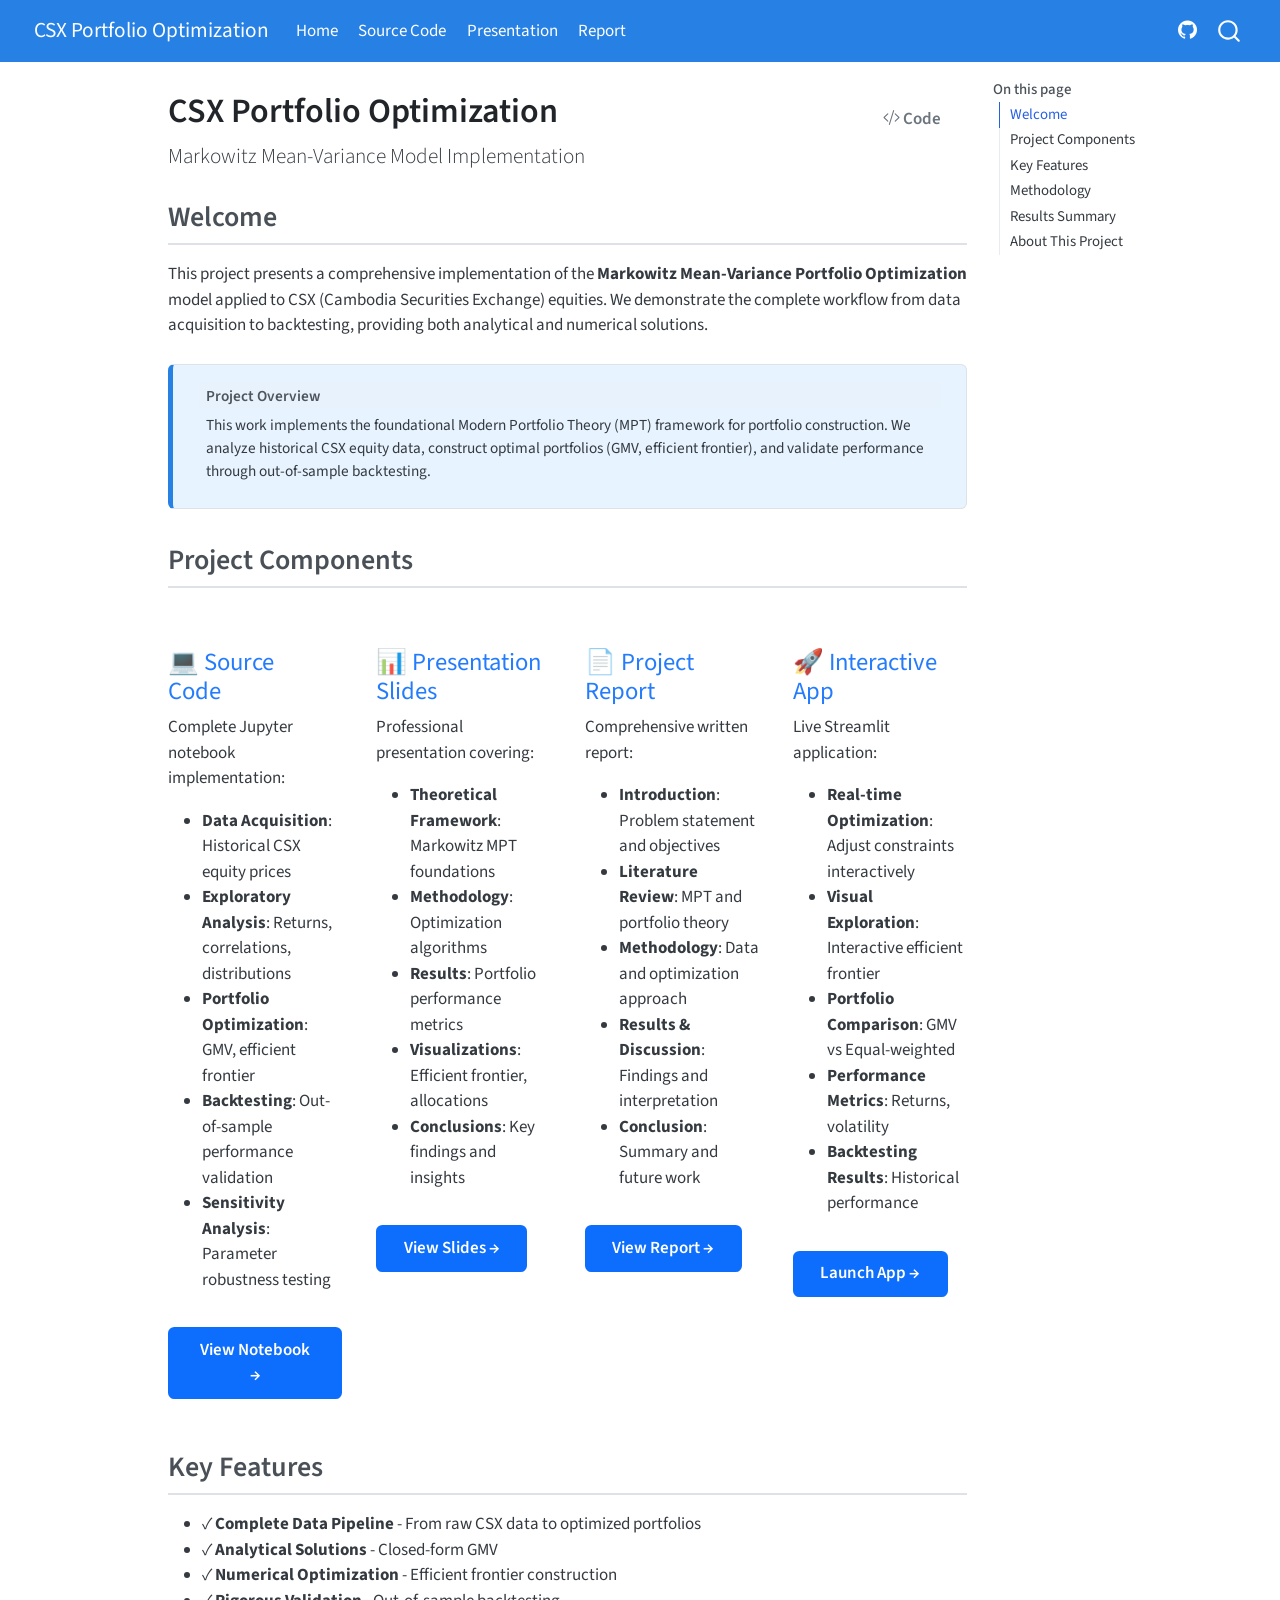
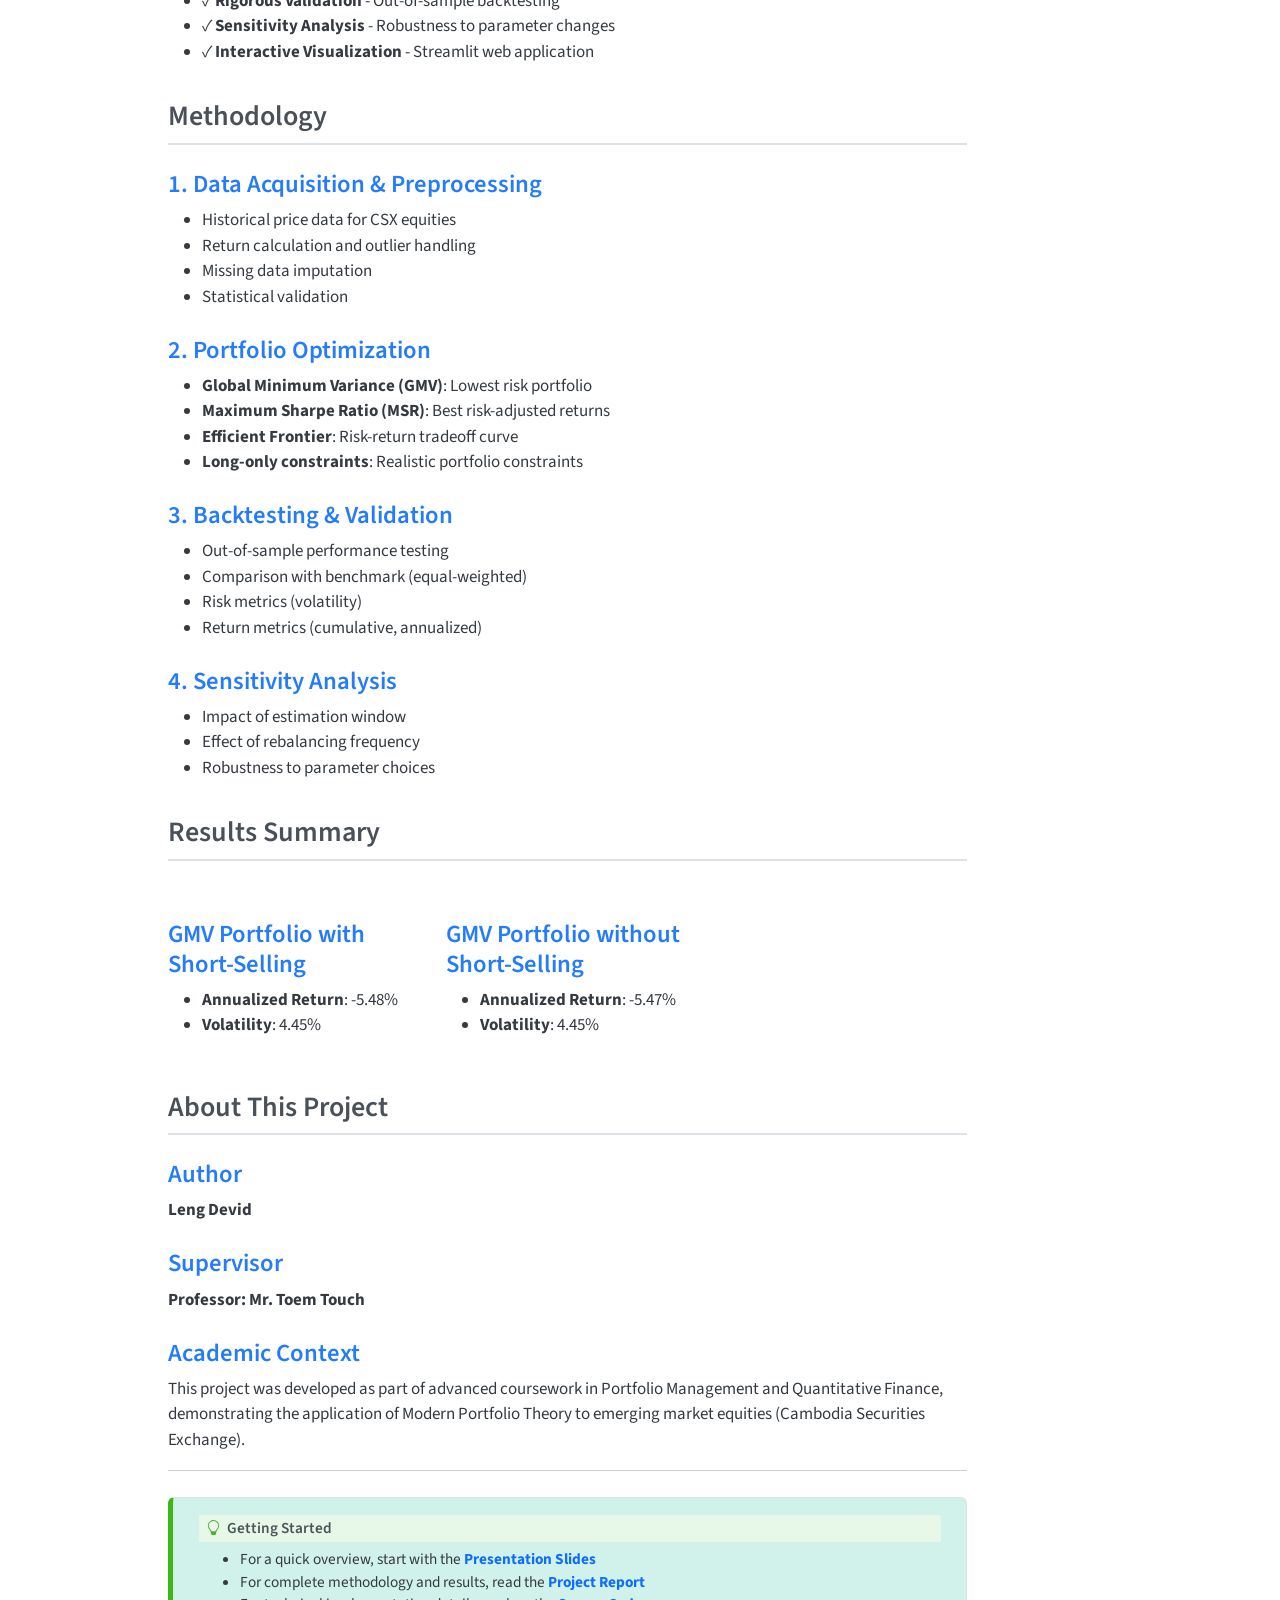
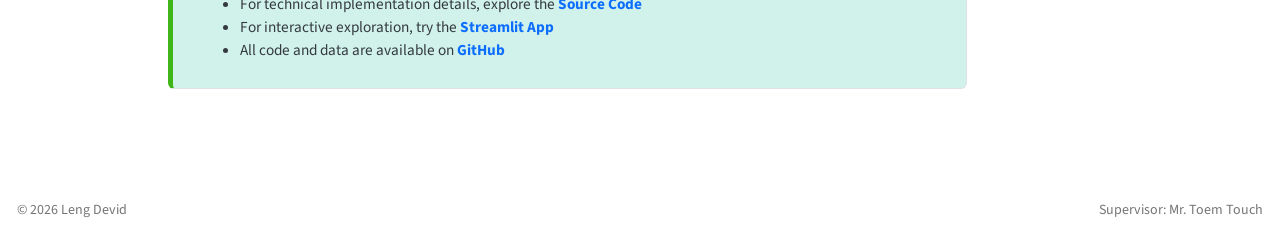
<file: docs/index.html>
<!DOCTYPE html>
<html xmlns="http://www.w3.org/1999/xhtml" lang="en" xml:lang="en"><head>

<meta charset="utf-8">
<meta name="generator" content="quarto-1.8.25">

<meta name="viewport" content="width=device-width, initial-scale=1.0, user-scalable=yes">


<title>CSX Portfolio Optimization</title>
<style>
code{white-space: pre-wrap;}
span.smallcaps{font-variant: small-caps;}
div.columns{display: flex; gap: min(4vw, 1.5em);}
div.column{flex: auto; overflow-x: auto;}
div.hanging-indent{margin-left: 1.5em; text-indent: -1.5em;}
ul.task-list{list-style: none;}
ul.task-list li input[type="checkbox"] {
  width: 0.8em;
  margin: 0 0.8em 0.2em -1em; /* quarto-specific, see https://github.com/quarto-dev/quarto-cli/issues/4556 */ 
  vertical-align: middle;
}
/* CSS for syntax highlighting */
html { -webkit-text-size-adjust: 100%; }
pre > code.sourceCode { white-space: pre; position: relative; }
pre > code.sourceCode > span { display: inline-block; line-height: 1.25; }
pre > code.sourceCode > span:empty { height: 1.2em; }
.sourceCode { overflow: visible; }
code.sourceCode > span { color: inherit; text-decoration: inherit; }
div.sourceCode { margin: 1em 0; }
pre.sourceCode { margin: 0; }
@media screen {
div.sourceCode { overflow: auto; }
}
@media print {
pre > code.sourceCode { white-space: pre-wrap; }
pre > code.sourceCode > span { text-indent: -5em; padding-left: 5em; }
}
pre.numberSource code
  { counter-reset: source-line 0; }
pre.numberSource code > span
  { position: relative; left: -4em; counter-increment: source-line; }
pre.numberSource code > span > a:first-child::before
  { content: counter(source-line);
    position: relative; left: -1em; text-align: right; vertical-align: baseline;
    border: none; display: inline-block;
    -webkit-touch-callout: none; -webkit-user-select: none;
    -khtml-user-select: none; -moz-user-select: none;
    -ms-user-select: none; user-select: none;
    padding: 0 4px; width: 4em;
  }
pre.numberSource { margin-left: 3em;  padding-left: 4px; }
div.sourceCode
  {   }
@media screen {
pre > code.sourceCode > span > a:first-child::before { text-decoration: underline; }
}
</style>


<script src="site_libs/quarto-nav/quarto-nav.js"></script>
<script src="site_libs/quarto-nav/headroom.min.js"></script>
<script src="site_libs/clipboard/clipboard.min.js"></script>
<script src="site_libs/quarto-search/autocomplete.umd.js"></script>
<script src="site_libs/quarto-search/fuse.min.js"></script>
<script src="site_libs/quarto-search/quarto-search.js"></script>
<meta name="quarto:offset" content="./">
<link href="./favicon.png" rel="icon" type="image/png">
<script src="site_libs/quarto-html/quarto.js" type="module"></script>
<script src="site_libs/quarto-html/tabsets/tabsets.js" type="module"></script>
<script src="site_libs/quarto-html/axe/axe-check.js" type="module"></script>
<script src="site_libs/quarto-html/popper.min.js"></script>
<script src="site_libs/quarto-html/tippy.umd.min.js"></script>
<script src="site_libs/quarto-html/anchor.min.js"></script>
<link href="site_libs/quarto-html/tippy.css" rel="stylesheet">
<link href="site_libs/quarto-html/quarto-syntax-highlighting-7b89279ff1a6dce999919e0e67d4d9ec.css" rel="stylesheet" id="quarto-text-highlighting-styles">
<script src="site_libs/bootstrap/bootstrap.min.js"></script>
<link href="site_libs/bootstrap/bootstrap-icons.css" rel="stylesheet">
<link href="site_libs/bootstrap/bootstrap-f245066ca199b7326ac6b360085ddf3a.min.css" rel="stylesheet" append-hash="true" id="quarto-bootstrap" data-mode="light">
<script id="quarto-search-options" type="application/json">{
  "location": "navbar",
  "copy-button": false,
  "collapse-after": 3,
  "panel-placement": "end",
  "type": "overlay",
  "limit": 50,
  "keyboard-shortcut": [
    "f",
    "/",
    "s"
  ],
  "show-item-context": false,
  "language": {
    "search-no-results-text": "No results",
    "search-matching-documents-text": "matching documents",
    "search-copy-link-title": "Copy link to search",
    "search-hide-matches-text": "Hide additional matches",
    "search-more-match-text": "more match in this document",
    "search-more-matches-text": "more matches in this document",
    "search-clear-button-title": "Clear",
    "search-text-placeholder": "",
    "search-detached-cancel-button-title": "Cancel",
    "search-submit-button-title": "Submit",
    "search-label": "Search"
  }
}</script>
<style>html{ scroll-behavior: smooth; }</style>


<link rel="stylesheet" href="styles.css">
</head>

<body class="nav-fixed quarto-light">

<div id="quarto-search-results"></div>
  <header id="quarto-header" class="headroom fixed-top">
    <nav class="navbar navbar-expand-lg " data-bs-theme="dark">
      <div class="navbar-container container-fluid">
      <div class="navbar-brand-container mx-auto">
    <a href="./index.html" class="navbar-brand navbar-brand-logo">
    </a>
    <a class="navbar-brand" href="./index.html">
    <span class="navbar-title">CSX Portfolio Optimization</span>
    </a>
  </div>
            <div id="quarto-search" class="" title="Search"></div>
          <button class="navbar-toggler" type="button" data-bs-toggle="collapse" data-bs-target="#navbarCollapse" aria-controls="navbarCollapse" role="menu" aria-expanded="false" aria-label="Toggle navigation" onclick="if (window.quartoToggleHeadroom) { window.quartoToggleHeadroom(); }">
  <span class="navbar-toggler-icon"></span>
</button>
          <div class="collapse navbar-collapse" id="navbarCollapse">
            <ul class="navbar-nav navbar-nav-scroll me-auto">
  <li class="nav-item">
    <a class="nav-link active" href="./index.html" aria-current="page"> 
<span class="menu-text">Home</span></a>
  </li>  
  <li class="nav-item">
    <a class="nav-link" href="./Source_Code/CSX_Portfolio_Optimization.html"> 
<span class="menu-text">Source Code</span></a>
  </li>  
  <li class="nav-item">
    <a class="nav-link" href="./Presentation_Slide/index.html"> 
<span class="menu-text">Presentation</span></a>
  </li>  
  <li class="nav-item">
    <a class="nav-link" href="./Project_Report/index.html"> 
<span class="menu-text">Report</span></a>
  </li>  
</ul>
            <ul class="navbar-nav navbar-nav-scroll ms-auto">
  <li class="nav-item compact">
    <a class="nav-link" href="https://github.com/LENGDEVID/1_CSX_Markowitz_Portfolio_Optimzation"> <i class="bi bi-github" role="img" aria-label="GitHub Repository">
</i> 
<span class="menu-text"></span></a>
  </li>  
</ul>
          </div> <!-- /navcollapse -->
            <div class="quarto-navbar-tools">
</div>
      </div> <!-- /container-fluid -->
    </nav>
</header>
<!-- content -->
<div id="quarto-content" class="quarto-container page-columns page-rows-contents page-layout-article page-navbar">
<!-- sidebar -->
<!-- margin-sidebar -->
    <div id="quarto-margin-sidebar" class="sidebar margin-sidebar">
        <nav id="TOC" role="doc-toc" class="toc-active">
    <h2 id="toc-title">On this page</h2>
   
  <ul>
  <li><a href="#welcome" id="toc-welcome" class="nav-link active" data-scroll-target="#welcome">Welcome</a></li>
  <li><a href="#project-components" id="toc-project-components" class="nav-link" data-scroll-target="#project-components">Project Components</a></li>
  <li><a href="#key-features" id="toc-key-features" class="nav-link" data-scroll-target="#key-features">Key Features</a></li>
  <li><a href="#methodology" id="toc-methodology" class="nav-link" data-scroll-target="#methodology">Methodology</a>
  <ul class="collapse">
  <li><a href="#data-acquisition-preprocessing" id="toc-data-acquisition-preprocessing" class="nav-link" data-scroll-target="#data-acquisition-preprocessing">1. Data Acquisition &amp; Preprocessing</a></li>
  <li><a href="#portfolio-optimization" id="toc-portfolio-optimization" class="nav-link" data-scroll-target="#portfolio-optimization">2. Portfolio Optimization</a></li>
  <li><a href="#backtesting-validation" id="toc-backtesting-validation" class="nav-link" data-scroll-target="#backtesting-validation">3. Backtesting &amp; Validation</a></li>
  <li><a href="#sensitivity-analysis" id="toc-sensitivity-analysis" class="nav-link" data-scroll-target="#sensitivity-analysis">4. Sensitivity Analysis</a></li>
  </ul></li>
  <li><a href="#results-summary" id="toc-results-summary" class="nav-link" data-scroll-target="#results-summary">Results Summary</a></li>
  <li><a href="#about-this-project" id="toc-about-this-project" class="nav-link" data-scroll-target="#about-this-project">About This Project</a>
  <ul class="collapse">
  <li><a href="#author" id="toc-author" class="nav-link" data-scroll-target="#author">Author</a></li>
  <li><a href="#supervisor" id="toc-supervisor" class="nav-link" data-scroll-target="#supervisor">Supervisor</a></li>
  <li><a href="#academic-context" id="toc-academic-context" class="nav-link" data-scroll-target="#academic-context">Academic Context</a></li>
  </ul></li>
  </ul>
</nav>
    </div>
<!-- main -->
<main class="content" id="quarto-document-content">

<header id="title-block-header" class="quarto-title-block default">
<div class="quarto-title">
<div class="quarto-title-block"><div><h1 class="title">CSX Portfolio Optimization</h1><button type="button" class="btn code-tools-button" id="quarto-code-tools-source"><i class="bi"></i> Code</button></div></div>
<p class="subtitle lead">Markowitz Mean-Variance Model Implementation</p>
</div>



<div class="quarto-title-meta">

    
  
    
  </div>
  


</header>


<section id="welcome" class="level2">
<h2 class="anchored" data-anchor-id="welcome">Welcome</h2>
<p>This project presents a comprehensive implementation of the <strong>Markowitz Mean-Variance Portfolio Optimization</strong> model applied to CSX (Cambodia Securities Exchange) equities. We demonstrate the complete workflow from data acquisition to backtesting, providing both analytical and numerical solutions.</p>
<div class="callout callout-style-default callout-note no-icon callout-titled">
<div class="callout-header d-flex align-content-center">
<div class="callout-icon-container">
<i class="callout-icon no-icon"></i>
</div>
<div class="callout-title-container flex-fill">
<span class="screen-reader-only">Note</span>Project Overview
</div>
</div>
<div class="callout-body-container callout-body">
<p>This work implements the foundational Modern Portfolio Theory (MPT) framework for portfolio construction. We analyze historical CSX equity data, construct optimal portfolios (GMV, efficient frontier), and validate performance through out-of-sample backtesting.</p>
</div>
</div>
</section>
<section id="project-components" class="level2">
<h2 class="anchored" data-anchor-id="project-components">Project Components</h2>
<div class="grid">
<section id="source-code" class="level3 g-col-3">
<h3 class="anchored" data-anchor-id="source-code">💻 <a href="./Source_Code/CSX_Portfolio_Optimization.html">Source Code</a></h3>
<p>Complete Jupyter notebook implementation:</p>
<ul>
<li><strong>Data Acquisition</strong>: Historical CSX equity prices</li>
<li><strong>Exploratory Analysis</strong>: Returns, correlations, distributions</li>
<li><strong>Portfolio Optimization</strong>: GMV, efficient frontier</li>
<li><strong>Backtesting</strong>: Out-of-sample performance validation</li>
<li><strong>Sensitivity Analysis</strong>: Parameter robustness testing</li>
</ul>
<p><a href="./Source_Code/CSX_Portfolio_Optimization.html" class="btn btn-primary">View Notebook →</a></p>
</section>
<section id="presentation-slides" class="level3 g-col-3">
<h3 class="anchored" data-anchor-id="presentation-slides">📊 <a href="./Presentation_Slide/index.html">Presentation Slides</a></h3>
<p>Professional presentation covering:</p>
<ul>
<li><strong>Theoretical Framework</strong>: Markowitz MPT foundations</li>
<li><strong>Methodology</strong>: Optimization algorithms</li>
<li><strong>Results</strong>: Portfolio performance metrics</li>
<li><strong>Visualizations</strong>: Efficient frontier, allocations</li>
<li><strong>Conclusions</strong>: Key findings and insights</li>
</ul>
<p><a href="./Presentation_Slide/index.html" class="btn btn-primary">View Slides →</a></p>
</section>
<section id="project-report" class="level3 g-col-3">
<h3 class="anchored" data-anchor-id="project-report">📄 <a href="./Project_Report/index.html">Project Report</a></h3>
<p>Comprehensive written report:</p>
<ul>
<li><strong>Introduction</strong>: Problem statement and objectives</li>
<li><strong>Literature Review</strong>: MPT and portfolio theory</li>
<li><strong>Methodology</strong>: Data and optimization approach</li>
<li><strong>Results &amp; Discussion</strong>: Findings and interpretation</li>
<li><strong>Conclusion</strong>: Summary and future work</li>
</ul>
<p><a href="./Project_Report/index.html" class="btn btn-primary">View Report →</a></p>
</section>
<section id="interactive-app" class="level3 g-col-3">
<h3 class="anchored" data-anchor-id="interactive-app">🚀 <a href="https://csxmarkowitzportfoliooptimzation-efpq4vg6kvbfwf6svdikkp.streamlit.app">Interactive App</a></h3>
<p>Live Streamlit application:</p>
<ul>
<li><strong>Real-time Optimization</strong>: Adjust constraints interactively</li>
<li><strong>Visual Exploration</strong>: Interactive efficient frontier</li>
<li><strong>Portfolio Comparison</strong>: GMV vs Equal-weighted</li>
<li><strong>Performance Metrics</strong>: Returns, volatility</li>
<li><strong>Backtesting Results</strong>: Historical performance</li>
</ul>
<p><a href="https://csxmarkowitzportfoliooptimzation-efpq4vg6kvbfwf6svdikkp.streamlit.app" class="btn btn-primary" target="_blank">Launch App →</a></p>
</section>
</div>
</section>
<section id="key-features" class="level2">
<h2 class="anchored" data-anchor-id="key-features">Key Features</h2>
<ul>
<li>✓ <strong>Complete Data Pipeline</strong> - From raw CSX data to optimized portfolios</li>
<li>✓ <strong>Analytical Solutions</strong> - Closed-form GMV</li>
<li>✓ <strong>Numerical Optimization</strong> - Efficient frontier construction</li>
<li>✓ <strong>Rigorous Validation</strong> - Out-of-sample backtesting</li>
<li>✓ <strong>Sensitivity Analysis</strong> - Robustness to parameter changes</li>
<li>✓ <strong>Interactive Visualization</strong> - Streamlit web application</li>
</ul>
</section>
<section id="methodology" class="level2">
<h2 class="anchored" data-anchor-id="methodology">Methodology</h2>
<section id="data-acquisition-preprocessing" class="level3">
<h3 class="anchored" data-anchor-id="data-acquisition-preprocessing">1. Data Acquisition &amp; Preprocessing</h3>
<ul>
<li>Historical price data for CSX equities</li>
<li>Return calculation and outlier handling</li>
<li>Missing data imputation</li>
<li>Statistical validation</li>
</ul>
</section>
<section id="portfolio-optimization" class="level3">
<h3 class="anchored" data-anchor-id="portfolio-optimization">2. Portfolio Optimization</h3>
<ul>
<li><strong>Global Minimum Variance (GMV)</strong>: Lowest risk portfolio</li>
<li><strong>Maximum Sharpe Ratio (MSR)</strong>: Best risk-adjusted returns</li>
<li><strong>Efficient Frontier</strong>: Risk-return tradeoff curve</li>
<li><strong>Long-only constraints</strong>: Realistic portfolio constraints</li>
</ul>
</section>
<section id="backtesting-validation" class="level3">
<h3 class="anchored" data-anchor-id="backtesting-validation">3. Backtesting &amp; Validation</h3>
<ul>
<li>Out-of-sample performance testing</li>
<li>Comparison with benchmark (equal-weighted)</li>
<li>Risk metrics (volatility)</li>
<li>Return metrics (cumulative, annualized)</li>
</ul>
</section>
<section id="sensitivity-analysis" class="level3">
<h3 class="anchored" data-anchor-id="sensitivity-analysis">4. Sensitivity Analysis</h3>
<ul>
<li>Impact of estimation window</li>
<li>Effect of rebalancing frequency</li>
<li>Robustness to parameter choices</li>
</ul>
</section>
</section>
<section id="results-summary" class="level2">
<h2 class="anchored" data-anchor-id="results-summary">Results Summary</h2>
<div class="grid">
<section id="gmv-portfolio-with-short-selling" class="level3 g-col-4">
<h3 class="anchored" data-anchor-id="gmv-portfolio-with-short-selling">GMV Portfolio with Short-Selling</h3>
<ul>
<li><strong>Annualized Return</strong>: -5.48%</li>
<li><strong>Volatility</strong>: 4.45%</li>
</ul>
</section>
<section id="gmv-portfolio-without-short-selling" class="level3 g-col-4">
<h3 class="anchored" data-anchor-id="gmv-portfolio-without-short-selling">GMV Portfolio without Short-Selling</h3>
<ul>
<li><strong>Annualized Return</strong>: -5.47%</li>
<li><strong>Volatility</strong>: 4.45%</li>
</ul>
</section>
</div>
</section>
<section id="about-this-project" class="level2">
<h2 class="anchored" data-anchor-id="about-this-project">About This Project</h2>
<section id="author" class="level3">
<h3 class="anchored" data-anchor-id="author">Author</h3>
<p><strong>Leng Devid</strong></p>
</section>
<section id="supervisor" class="level3">
<h3 class="anchored" data-anchor-id="supervisor">Supervisor</h3>
<p><strong>Professor: Mr.&nbsp;Toem Touch</strong></p>
</section>
<section id="academic-context" class="level3">
<h3 class="anchored" data-anchor-id="academic-context">Academic Context</h3>
<p>This project was developed as part of advanced coursework in Portfolio Management and Quantitative Finance, demonstrating the application of Modern Portfolio Theory to emerging market equities (Cambodia Securities Exchange).</p>
<hr>
<div class="callout callout-style-default callout-tip callout-titled">
<div class="callout-header d-flex align-content-center">
<div class="callout-icon-container">
<i class="callout-icon"></i>
</div>
<div class="callout-title-container flex-fill">
<span class="screen-reader-only">Tip</span>Getting Started
</div>
</div>
<div class="callout-body-container callout-body">
<ul>
<li>For a quick overview, start with the <a href="./Presentation_Slide/index.html"><strong>Presentation Slides</strong></a></li>
<li>For complete methodology and results, read the <a href="./Project_Report/index.html"><strong>Project Report</strong></a></li>
<li>For technical implementation details, explore the <a href="./Source_Code/CSX_Portfolio_Optimization.html"><strong>Source Code</strong></a></li>
<li>For interactive exploration, try the <a href="https://csxmarkowitzportfoliooptimzation-efpq4vg6kvbfwf6svdikkp.streamlit.app"><strong>Streamlit App</strong></a></li>
<li>All code and data are available on <a href="https://github.com/LENGDEVID/1_CSX_Markowitz_Portfolio_Optimzation"><strong>GitHub</strong></a></li>
</ul>
</div>
</div>


<!-- -->

</section>
</section>

</main> <!-- /main -->
<script id="quarto-html-after-body" type="application/javascript">
  window.document.addEventListener("DOMContentLoaded", function (event) {
    const icon = "";
    const anchorJS = new window.AnchorJS();
    anchorJS.options = {
      placement: 'right',
      icon: icon
    };
    anchorJS.add('.anchored');
    const isCodeAnnotation = (el) => {
      for (const clz of el.classList) {
        if (clz.startsWith('code-annotation-')) {                     
          return true;
        }
      }
      return false;
    }
    const onCopySuccess = function(e) {
      // button target
      const button = e.trigger;
      // don't keep focus
      button.blur();
      // flash "checked"
      button.classList.add('code-copy-button-checked');
      var currentTitle = button.getAttribute("title");
      button.setAttribute("title", "Copied!");
      let tooltip;
      if (window.bootstrap) {
        button.setAttribute("data-bs-toggle", "tooltip");
        button.setAttribute("data-bs-placement", "left");
        button.setAttribute("data-bs-title", "Copied!");
        tooltip = new bootstrap.Tooltip(button, 
          { trigger: "manual", 
            customClass: "code-copy-button-tooltip",
            offset: [0, -8]});
        tooltip.show();    
      }
      setTimeout(function() {
        if (tooltip) {
          tooltip.hide();
          button.removeAttribute("data-bs-title");
          button.removeAttribute("data-bs-toggle");
          button.removeAttribute("data-bs-placement");
        }
        button.setAttribute("title", currentTitle);
        button.classList.remove('code-copy-button-checked');
      }, 1000);
      // clear code selection
      e.clearSelection();
    }
    const getTextToCopy = function(trigger) {
      const outerScaffold = trigger.parentElement.cloneNode(true);
      const codeEl = outerScaffold.querySelector('code');
      for (const childEl of codeEl.children) {
        if (isCodeAnnotation(childEl)) {
          childEl.remove();
        }
      }
      return codeEl.innerText;
    }
    const clipboard = new window.ClipboardJS('.code-copy-button:not([data-in-quarto-modal])', {
      text: getTextToCopy
    });
    clipboard.on('success', onCopySuccess);
    if (window.document.getElementById('quarto-embedded-source-code-modal')) {
      const clipboardModal = new window.ClipboardJS('.code-copy-button[data-in-quarto-modal]', {
        text: getTextToCopy,
        container: window.document.getElementById('quarto-embedded-source-code-modal')
      });
      clipboardModal.on('success', onCopySuccess);
    }
    const viewSource = window.document.getElementById('quarto-view-source') ||
                       window.document.getElementById('quarto-code-tools-source');
    if (viewSource) {
      const sourceUrl = viewSource.getAttribute("data-quarto-source-url");
      viewSource.addEventListener("click", function(e) {
        if (sourceUrl) {
          // rstudio viewer pane
          if (/\bcapabilities=\b/.test(window.location)) {
            window.open(sourceUrl);
          } else {
            window.location.href = sourceUrl;
          }
        } else {
          const modal = new bootstrap.Modal(document.getElementById('quarto-embedded-source-code-modal'));
          modal.show();
        }
        return false;
      });
    }
    function toggleCodeHandler(show) {
      return function(e) {
        const detailsSrc = window.document.querySelectorAll(".cell > details > .sourceCode");
        for (let i=0; i<detailsSrc.length; i++) {
          const details = detailsSrc[i].parentElement;
          if (show) {
            details.open = true;
          } else {
            details.removeAttribute("open");
          }
        }
        const cellCodeDivs = window.document.querySelectorAll(".cell > .sourceCode");
        const fromCls = show ? "hidden" : "unhidden";
        const toCls = show ? "unhidden" : "hidden";
        for (let i=0; i<cellCodeDivs.length; i++) {
          const codeDiv = cellCodeDivs[i];
          if (codeDiv.classList.contains(fromCls)) {
            codeDiv.classList.remove(fromCls);
            codeDiv.classList.add(toCls);
          } 
        }
        return false;
      }
    }
    const hideAllCode = window.document.getElementById("quarto-hide-all-code");
    if (hideAllCode) {
      hideAllCode.addEventListener("click", toggleCodeHandler(false));
    }
    const showAllCode = window.document.getElementById("quarto-show-all-code");
    if (showAllCode) {
      showAllCode.addEventListener("click", toggleCodeHandler(true));
    }
      var localhostRegex = new RegExp(/^(?:http|https):\/\/localhost\:?[0-9]*\//);
      var mailtoRegex = new RegExp(/^mailto:/);
        var filterRegex = new RegExp('/' + window.location.host + '/');
      var isInternal = (href) => {
          return filterRegex.test(href) || localhostRegex.test(href) || mailtoRegex.test(href);
      }
      // Inspect non-navigation links and adorn them if external
     var links = window.document.querySelectorAll('a[href]:not(.nav-link):not(.navbar-brand):not(.toc-action):not(.sidebar-link):not(.sidebar-item-toggle):not(.pagination-link):not(.no-external):not([aria-hidden]):not(.dropdown-item):not(.quarto-navigation-tool):not(.about-link)');
      for (var i=0; i<links.length; i++) {
        const link = links[i];
        if (!isInternal(link.href)) {
          // undo the damage that might have been done by quarto-nav.js in the case of
          // links that we want to consider external
          if (link.dataset.originalHref !== undefined) {
            link.href = link.dataset.originalHref;
          }
            // target, if specified
            link.setAttribute("target", "_blank");
            if (link.getAttribute("rel") === null) {
              link.setAttribute("rel", "noopener");
            }
        }
      }
    function tippyHover(el, contentFn, onTriggerFn, onUntriggerFn) {
      const config = {
        allowHTML: true,
        maxWidth: 500,
        delay: 100,
        arrow: false,
        appendTo: function(el) {
            return el.parentElement;
        },
        interactive: true,
        interactiveBorder: 10,
        theme: 'quarto',
        placement: 'bottom-start',
      };
      if (contentFn) {
        config.content = contentFn;
      }
      if (onTriggerFn) {
        config.onTrigger = onTriggerFn;
      }
      if (onUntriggerFn) {
        config.onUntrigger = onUntriggerFn;
      }
      window.tippy(el, config); 
    }
    const noterefs = window.document.querySelectorAll('a[role="doc-noteref"]');
    for (var i=0; i<noterefs.length; i++) {
      const ref = noterefs[i];
      tippyHover(ref, function() {
        // use id or data attribute instead here
        let href = ref.getAttribute('data-footnote-href') || ref.getAttribute('href');
        try { href = new URL(href).hash; } catch {}
        const id = href.replace(/^#\/?/, "");
        const note = window.document.getElementById(id);
        if (note) {
          return note.innerHTML;
        } else {
          return "";
        }
      });
    }
    const xrefs = window.document.querySelectorAll('a.quarto-xref');
    const processXRef = (id, note) => {
      // Strip column container classes
      const stripColumnClz = (el) => {
        el.classList.remove("page-full", "page-columns");
        if (el.children) {
          for (const child of el.children) {
            stripColumnClz(child);
          }
        }
      }
      stripColumnClz(note)
      if (id === null || id.startsWith('sec-')) {
        // Special case sections, only their first couple elements
        const container = document.createElement("div");
        if (note.children && note.children.length > 2) {
          container.appendChild(note.children[0].cloneNode(true));
          for (let i = 1; i < note.children.length; i++) {
            const child = note.children[i];
            if (child.tagName === "P" && child.innerText === "") {
              continue;
            } else {
              container.appendChild(child.cloneNode(true));
              break;
            }
          }
          if (window.Quarto?.typesetMath) {
            window.Quarto.typesetMath(container);
          }
          return container.innerHTML
        } else {
          if (window.Quarto?.typesetMath) {
            window.Quarto.typesetMath(note);
          }
          return note.innerHTML;
        }
      } else {
        // Remove any anchor links if they are present
        const anchorLink = note.querySelector('a.anchorjs-link');
        if (anchorLink) {
          anchorLink.remove();
        }
        if (window.Quarto?.typesetMath) {
          window.Quarto.typesetMath(note);
        }
        if (note.classList.contains("callout")) {
          return note.outerHTML;
        } else {
          return note.innerHTML;
        }
      }
    }
    for (var i=0; i<xrefs.length; i++) {
      const xref = xrefs[i];
      tippyHover(xref, undefined, function(instance) {
        instance.disable();
        let url = xref.getAttribute('href');
        let hash = undefined; 
        if (url.startsWith('#')) {
          hash = url;
        } else {
          try { hash = new URL(url).hash; } catch {}
        }
        if (hash) {
          const id = hash.replace(/^#\/?/, "");
          const note = window.document.getElementById(id);
          if (note !== null) {
            try {
              const html = processXRef(id, note.cloneNode(true));
              instance.setContent(html);
            } finally {
              instance.enable();
              instance.show();
            }
          } else {
            // See if we can fetch this
            fetch(url.split('#')[0])
            .then(res => res.text())
            .then(html => {
              const parser = new DOMParser();
              const htmlDoc = parser.parseFromString(html, "text/html");
              const note = htmlDoc.getElementById(id);
              if (note !== null) {
                const html = processXRef(id, note);
                instance.setContent(html);
              } 
            }).finally(() => {
              instance.enable();
              instance.show();
            });
          }
        } else {
          // See if we can fetch a full url (with no hash to target)
          // This is a special case and we should probably do some content thinning / targeting
          fetch(url)
          .then(res => res.text())
          .then(html => {
            const parser = new DOMParser();
            const htmlDoc = parser.parseFromString(html, "text/html");
            const note = htmlDoc.querySelector('main.content');
            if (note !== null) {
              // This should only happen for chapter cross references
              // (since there is no id in the URL)
              // remove the first header
              if (note.children.length > 0 && note.children[0].tagName === "HEADER") {
                note.children[0].remove();
              }
              const html = processXRef(null, note);
              instance.setContent(html);
            } 
          }).finally(() => {
            instance.enable();
            instance.show();
          });
        }
      }, function(instance) {
      });
    }
        let selectedAnnoteEl;
        const selectorForAnnotation = ( cell, annotation) => {
          let cellAttr = 'data-code-cell="' + cell + '"';
          let lineAttr = 'data-code-annotation="' +  annotation + '"';
          const selector = 'span[' + cellAttr + '][' + lineAttr + ']';
          return selector;
        }
        const selectCodeLines = (annoteEl) => {
          const doc = window.document;
          const targetCell = annoteEl.getAttribute("data-target-cell");
          const targetAnnotation = annoteEl.getAttribute("data-target-annotation");
          const annoteSpan = window.document.querySelector(selectorForAnnotation(targetCell, targetAnnotation));
          const lines = annoteSpan.getAttribute("data-code-lines").split(",");
          const lineIds = lines.map((line) => {
            return targetCell + "-" + line;
          })
          let top = null;
          let height = null;
          let parent = null;
          if (lineIds.length > 0) {
              //compute the position of the single el (top and bottom and make a div)
              const el = window.document.getElementById(lineIds[0]);
              top = el.offsetTop;
              height = el.offsetHeight;
              parent = el.parentElement.parentElement;
            if (lineIds.length > 1) {
              const lastEl = window.document.getElementById(lineIds[lineIds.length - 1]);
              const bottom = lastEl.offsetTop + lastEl.offsetHeight;
              height = bottom - top;
            }
            if (top !== null && height !== null && parent !== null) {
              // cook up a div (if necessary) and position it 
              let div = window.document.getElementById("code-annotation-line-highlight");
              if (div === null) {
                div = window.document.createElement("div");
                div.setAttribute("id", "code-annotation-line-highlight");
                div.style.position = 'absolute';
                parent.appendChild(div);
              }
              div.style.top = top - 2 + "px";
              div.style.height = height + 4 + "px";
              div.style.left = 0;
              let gutterDiv = window.document.getElementById("code-annotation-line-highlight-gutter");
              if (gutterDiv === null) {
                gutterDiv = window.document.createElement("div");
                gutterDiv.setAttribute("id", "code-annotation-line-highlight-gutter");
                gutterDiv.style.position = 'absolute';
                const codeCell = window.document.getElementById(targetCell);
                const gutter = codeCell.querySelector('.code-annotation-gutter');
                gutter.appendChild(gutterDiv);
              }
              gutterDiv.style.top = top - 2 + "px";
              gutterDiv.style.height = height + 4 + "px";
            }
            selectedAnnoteEl = annoteEl;
          }
        };
        const unselectCodeLines = () => {
          const elementsIds = ["code-annotation-line-highlight", "code-annotation-line-highlight-gutter"];
          elementsIds.forEach((elId) => {
            const div = window.document.getElementById(elId);
            if (div) {
              div.remove();
            }
          });
          selectedAnnoteEl = undefined;
        };
          // Handle positioning of the toggle
      window.addEventListener(
        "resize",
        throttle(() => {
          elRect = undefined;
          if (selectedAnnoteEl) {
            selectCodeLines(selectedAnnoteEl);
          }
        }, 10)
      );
      function throttle(fn, ms) {
      let throttle = false;
      let timer;
        return (...args) => {
          if(!throttle) { // first call gets through
              fn.apply(this, args);
              throttle = true;
          } else { // all the others get throttled
              if(timer) clearTimeout(timer); // cancel #2
              timer = setTimeout(() => {
                fn.apply(this, args);
                timer = throttle = false;
              }, ms);
          }
        };
      }
        // Attach click handler to the DT
        const annoteDls = window.document.querySelectorAll('dt[data-target-cell]');
        for (const annoteDlNode of annoteDls) {
          annoteDlNode.addEventListener('click', (event) => {
            const clickedEl = event.target;
            if (clickedEl !== selectedAnnoteEl) {
              unselectCodeLines();
              const activeEl = window.document.querySelector('dt[data-target-cell].code-annotation-active');
              if (activeEl) {
                activeEl.classList.remove('code-annotation-active');
              }
              selectCodeLines(clickedEl);
              clickedEl.classList.add('code-annotation-active');
            } else {
              // Unselect the line
              unselectCodeLines();
              clickedEl.classList.remove('code-annotation-active');
            }
          });
        }
    const findCites = (el) => {
      const parentEl = el.parentElement;
      if (parentEl) {
        const cites = parentEl.dataset.cites;
        if (cites) {
          return {
            el,
            cites: cites.split(' ')
          };
        } else {
          return findCites(el.parentElement)
        }
      } else {
        return undefined;
      }
    };
    var bibliorefs = window.document.querySelectorAll('a[role="doc-biblioref"]');
    for (var i=0; i<bibliorefs.length; i++) {
      const ref = bibliorefs[i];
      const citeInfo = findCites(ref);
      if (citeInfo) {
        tippyHover(citeInfo.el, function() {
          var popup = window.document.createElement('div');
          citeInfo.cites.forEach(function(cite) {
            var citeDiv = window.document.createElement('div');
            citeDiv.classList.add('hanging-indent');
            citeDiv.classList.add('csl-entry');
            var biblioDiv = window.document.getElementById('ref-' + cite);
            if (biblioDiv) {
              citeDiv.innerHTML = biblioDiv.innerHTML;
            }
            popup.appendChild(citeDiv);
          });
          return popup.innerHTML;
        });
      }
    }
  });
  </script><div class="modal fade" id="quarto-embedded-source-code-modal" tabindex="-1" aria-labelledby="quarto-embedded-source-code-modal-label" aria-hidden="true"><div class="modal-dialog modal-dialog-scrollable"><div class="modal-content"><div class="modal-header"><h5 class="modal-title" id="quarto-embedded-source-code-modal-label">Source Code</h5><button class="btn-close" data-bs-dismiss="modal"></button></div><div class="modal-body"><div class="">
<div class="code-copy-outer-scaffold"><div class="sourceCode" id="cb1" data-shortcodes="false"><pre class="sourceCode markdown code-with-copy"><code class="sourceCode markdown"><span id="cb1-1"><a href="#cb1-1" aria-hidden="true" tabindex="-1"></a><span class="co">---</span></span>
<span id="cb1-2"><a href="#cb1-2" aria-hidden="true" tabindex="-1"></a><span class="an">title:</span><span class="co"> "CSX Portfolio Optimization"</span></span>
<span id="cb1-3"><a href="#cb1-3" aria-hidden="true" tabindex="-1"></a><span class="an">subtitle:</span><span class="co"> "Markowitz Mean-Variance Model Implementation"</span></span>
<span id="cb1-4"><a href="#cb1-4" aria-hidden="true" tabindex="-1"></a><span class="co">---</span></span>
<span id="cb1-5"><a href="#cb1-5" aria-hidden="true" tabindex="-1"></a></span>
<span id="cb1-6"><a href="#cb1-6" aria-hidden="true" tabindex="-1"></a><span class="fu">## Welcome</span></span>
<span id="cb1-7"><a href="#cb1-7" aria-hidden="true" tabindex="-1"></a></span>
<span id="cb1-8"><a href="#cb1-8" aria-hidden="true" tabindex="-1"></a>This project presents a comprehensive implementation of the **Markowitz Mean-Variance Portfolio Optimization** model applied to CSX (Cambodia Securities Exchange) equities. We demonstrate the complete workflow from data acquisition to backtesting, providing both analytical and numerical solutions.</span>
<span id="cb1-9"><a href="#cb1-9" aria-hidden="true" tabindex="-1"></a></span>
<span id="cb1-10"><a href="#cb1-10" aria-hidden="true" tabindex="-1"></a>::: {.callout-note icon=false}</span>
<span id="cb1-11"><a href="#cb1-11" aria-hidden="true" tabindex="-1"></a><span class="fu">## Project Overview</span></span>
<span id="cb1-12"><a href="#cb1-12" aria-hidden="true" tabindex="-1"></a>This work implements the foundational Modern Portfolio Theory (MPT) framework for portfolio construction. We analyze historical CSX equity data, construct optimal portfolios (GMV, efficient frontier), and validate performance through out-of-sample backtesting.</span>
<span id="cb1-13"><a href="#cb1-13" aria-hidden="true" tabindex="-1"></a>:::</span>
<span id="cb1-14"><a href="#cb1-14" aria-hidden="true" tabindex="-1"></a></span>
<span id="cb1-15"><a href="#cb1-15" aria-hidden="true" tabindex="-1"></a><span class="fu">## Project Components</span></span>
<span id="cb1-16"><a href="#cb1-16" aria-hidden="true" tabindex="-1"></a></span>
<span id="cb1-17"><a href="#cb1-17" aria-hidden="true" tabindex="-1"></a>::: {.grid}</span>
<span id="cb1-18"><a href="#cb1-18" aria-hidden="true" tabindex="-1"></a></span>
<span id="cb1-19"><a href="#cb1-19" aria-hidden="true" tabindex="-1"></a>::: {.g-col-3}</span>
<span id="cb1-20"><a href="#cb1-20" aria-hidden="true" tabindex="-1"></a><span class="fu">### 💻 [Source Code](Source_Code/CSX_Portfolio_Optimization.ipynb)</span></span>
<span id="cb1-21"><a href="#cb1-21" aria-hidden="true" tabindex="-1"></a></span>
<span id="cb1-22"><a href="#cb1-22" aria-hidden="true" tabindex="-1"></a>Complete Jupyter notebook implementation:</span>
<span id="cb1-23"><a href="#cb1-23" aria-hidden="true" tabindex="-1"></a></span>
<span id="cb1-24"><a href="#cb1-24" aria-hidden="true" tabindex="-1"></a><span class="ss">- </span>**Data Acquisition**: Historical CSX equity prices</span>
<span id="cb1-25"><a href="#cb1-25" aria-hidden="true" tabindex="-1"></a><span class="ss">- </span>**Exploratory Analysis**: Returns, correlations, distributions</span>
<span id="cb1-26"><a href="#cb1-26" aria-hidden="true" tabindex="-1"></a><span class="ss">- </span>**Portfolio Optimization**: GMV, efficient frontier</span>
<span id="cb1-27"><a href="#cb1-27" aria-hidden="true" tabindex="-1"></a><span class="ss">- </span>**Backtesting**: Out-of-sample performance validation</span>
<span id="cb1-28"><a href="#cb1-28" aria-hidden="true" tabindex="-1"></a><span class="ss">- </span>**Sensitivity Analysis**: Parameter robustness testing</span>
<span id="cb1-29"><a href="#cb1-29" aria-hidden="true" tabindex="-1"></a></span>
<span id="cb1-30"><a href="#cb1-30" aria-hidden="true" tabindex="-1"></a><span class="co">[</span><span class="ot">View Notebook →</span><span class="co">](Source_Code/CSX_Portfolio_Optimization.ipynb)</span>{.btn .btn-primary}</span>
<span id="cb1-31"><a href="#cb1-31" aria-hidden="true" tabindex="-1"></a>:::</span>
<span id="cb1-32"><a href="#cb1-32" aria-hidden="true" tabindex="-1"></a></span>
<span id="cb1-33"><a href="#cb1-33" aria-hidden="true" tabindex="-1"></a>::: {.g-col-3}</span>
<span id="cb1-34"><a href="#cb1-34" aria-hidden="true" tabindex="-1"></a><span class="fu">### 📊 [Presentation Slides](Presentation_Slide/index.qmd)</span></span>
<span id="cb1-35"><a href="#cb1-35" aria-hidden="true" tabindex="-1"></a></span>
<span id="cb1-36"><a href="#cb1-36" aria-hidden="true" tabindex="-1"></a>Professional presentation covering:</span>
<span id="cb1-37"><a href="#cb1-37" aria-hidden="true" tabindex="-1"></a></span>
<span id="cb1-38"><a href="#cb1-38" aria-hidden="true" tabindex="-1"></a><span class="ss">- </span>**Theoretical Framework**: Markowitz MPT foundations</span>
<span id="cb1-39"><a href="#cb1-39" aria-hidden="true" tabindex="-1"></a><span class="ss">- </span>**Methodology**: Optimization algorithms</span>
<span id="cb1-40"><a href="#cb1-40" aria-hidden="true" tabindex="-1"></a><span class="ss">- </span>**Results**: Portfolio performance metrics</span>
<span id="cb1-41"><a href="#cb1-41" aria-hidden="true" tabindex="-1"></a><span class="ss">- </span>**Visualizations**: Efficient frontier, allocations</span>
<span id="cb1-42"><a href="#cb1-42" aria-hidden="true" tabindex="-1"></a><span class="ss">- </span>**Conclusions**: Key findings and insights</span>
<span id="cb1-43"><a href="#cb1-43" aria-hidden="true" tabindex="-1"></a></span>
<span id="cb1-44"><a href="#cb1-44" aria-hidden="true" tabindex="-1"></a><span class="co">[</span><span class="ot">View Slides →</span><span class="co">](Presentation_Slide/index.qmd)</span>{.btn .btn-primary}</span>
<span id="cb1-45"><a href="#cb1-45" aria-hidden="true" tabindex="-1"></a>:::</span>
<span id="cb1-46"><a href="#cb1-46" aria-hidden="true" tabindex="-1"></a></span>
<span id="cb1-47"><a href="#cb1-47" aria-hidden="true" tabindex="-1"></a>::: {.g-col-3}</span>
<span id="cb1-48"><a href="#cb1-48" aria-hidden="true" tabindex="-1"></a><span class="fu">### 📄 [Project Report](Project_Report/index.qmd)</span></span>
<span id="cb1-49"><a href="#cb1-49" aria-hidden="true" tabindex="-1"></a></span>
<span id="cb1-50"><a href="#cb1-50" aria-hidden="true" tabindex="-1"></a>Comprehensive written report:</span>
<span id="cb1-51"><a href="#cb1-51" aria-hidden="true" tabindex="-1"></a></span>
<span id="cb1-52"><a href="#cb1-52" aria-hidden="true" tabindex="-1"></a><span class="ss">- </span>**Introduction**: Problem statement and objectives</span>
<span id="cb1-53"><a href="#cb1-53" aria-hidden="true" tabindex="-1"></a><span class="ss">- </span>**Literature Review**: MPT and portfolio theory</span>
<span id="cb1-54"><a href="#cb1-54" aria-hidden="true" tabindex="-1"></a><span class="ss">- </span>**Methodology**: Data and optimization approach</span>
<span id="cb1-55"><a href="#cb1-55" aria-hidden="true" tabindex="-1"></a><span class="ss">- </span>**Results &amp; Discussion**: Findings and interpretation</span>
<span id="cb1-56"><a href="#cb1-56" aria-hidden="true" tabindex="-1"></a><span class="ss">- </span>**Conclusion**: Summary and future work</span>
<span id="cb1-57"><a href="#cb1-57" aria-hidden="true" tabindex="-1"></a></span>
<span id="cb1-58"><a href="#cb1-58" aria-hidden="true" tabindex="-1"></a><span class="co">[</span><span class="ot">View Report →</span><span class="co">](Project_Report/index.qmd)</span>{.btn .btn-primary}</span>
<span id="cb1-59"><a href="#cb1-59" aria-hidden="true" tabindex="-1"></a>:::</span>
<span id="cb1-60"><a href="#cb1-60" aria-hidden="true" tabindex="-1"></a></span>
<span id="cb1-61"><a href="#cb1-61" aria-hidden="true" tabindex="-1"></a>::: {.g-col-3}</span>
<span id="cb1-62"><a href="#cb1-62" aria-hidden="true" tabindex="-1"></a><span class="fu">### 🚀 [Interactive App](https://csxmarkowitzportfoliooptimzation-efpq4vg6kvbfwf6svdikkp.streamlit.app)</span></span>
<span id="cb1-63"><a href="#cb1-63" aria-hidden="true" tabindex="-1"></a></span>
<span id="cb1-64"><a href="#cb1-64" aria-hidden="true" tabindex="-1"></a>Live Streamlit application:</span>
<span id="cb1-65"><a href="#cb1-65" aria-hidden="true" tabindex="-1"></a></span>
<span id="cb1-66"><a href="#cb1-66" aria-hidden="true" tabindex="-1"></a><span class="ss">- </span>**Real-time Optimization**: Adjust constraints interactively</span>
<span id="cb1-67"><a href="#cb1-67" aria-hidden="true" tabindex="-1"></a><span class="ss">- </span>**Visual Exploration**: Interactive efficient frontier</span>
<span id="cb1-68"><a href="#cb1-68" aria-hidden="true" tabindex="-1"></a><span class="ss">- </span>**Portfolio Comparison**: GMV vs Equal-weighted</span>
<span id="cb1-69"><a href="#cb1-69" aria-hidden="true" tabindex="-1"></a><span class="ss">- </span>**Performance Metrics**: Returns, volatility</span>
<span id="cb1-70"><a href="#cb1-70" aria-hidden="true" tabindex="-1"></a><span class="ss">- </span>**Backtesting Results**: Historical performance</span>
<span id="cb1-71"><a href="#cb1-71" aria-hidden="true" tabindex="-1"></a></span>
<span id="cb1-72"><a href="#cb1-72" aria-hidden="true" tabindex="-1"></a><span class="co">[</span><span class="ot">Launch App →</span><span class="co">](https://csxmarkowitzportfoliooptimzation-efpq4vg6kvbfwf6svdikkp.streamlit.app)</span>{.btn .btn-primary target="_blank"}</span>
<span id="cb1-73"><a href="#cb1-73" aria-hidden="true" tabindex="-1"></a>:::</span>
<span id="cb1-74"><a href="#cb1-74" aria-hidden="true" tabindex="-1"></a></span>
<span id="cb1-75"><a href="#cb1-75" aria-hidden="true" tabindex="-1"></a>:::</span>
<span id="cb1-76"><a href="#cb1-76" aria-hidden="true" tabindex="-1"></a></span>
<span id="cb1-77"><a href="#cb1-77" aria-hidden="true" tabindex="-1"></a><span class="fu">## Key Features</span></span>
<span id="cb1-78"><a href="#cb1-78" aria-hidden="true" tabindex="-1"></a></span>
<span id="cb1-79"><a href="#cb1-79" aria-hidden="true" tabindex="-1"></a><span class="ss">- </span>✓ **Complete Data Pipeline** - From raw CSX data to optimized portfolios</span>
<span id="cb1-80"><a href="#cb1-80" aria-hidden="true" tabindex="-1"></a><span class="ss">- </span>✓ **Analytical Solutions** - Closed-form GMV </span>
<span id="cb1-81"><a href="#cb1-81" aria-hidden="true" tabindex="-1"></a><span class="ss">- </span>✓ **Numerical Optimization** - Efficient frontier construction</span>
<span id="cb1-82"><a href="#cb1-82" aria-hidden="true" tabindex="-1"></a><span class="ss">- </span>✓ **Rigorous Validation** - Out-of-sample backtesting</span>
<span id="cb1-83"><a href="#cb1-83" aria-hidden="true" tabindex="-1"></a><span class="ss">- </span>✓ **Sensitivity Analysis** - Robustness to parameter changes</span>
<span id="cb1-84"><a href="#cb1-84" aria-hidden="true" tabindex="-1"></a><span class="ss">- </span>✓ **Interactive Visualization** - Streamlit web application</span>
<span id="cb1-85"><a href="#cb1-85" aria-hidden="true" tabindex="-1"></a></span>
<span id="cb1-86"><a href="#cb1-86" aria-hidden="true" tabindex="-1"></a><span class="fu">## Methodology</span></span>
<span id="cb1-87"><a href="#cb1-87" aria-hidden="true" tabindex="-1"></a></span>
<span id="cb1-88"><a href="#cb1-88" aria-hidden="true" tabindex="-1"></a><span class="fu">### 1. Data Acquisition &amp; Preprocessing</span></span>
<span id="cb1-89"><a href="#cb1-89" aria-hidden="true" tabindex="-1"></a><span class="ss">- </span>Historical price data for CSX equities</span>
<span id="cb1-90"><a href="#cb1-90" aria-hidden="true" tabindex="-1"></a><span class="ss">- </span>Return calculation and outlier handling</span>
<span id="cb1-91"><a href="#cb1-91" aria-hidden="true" tabindex="-1"></a><span class="ss">- </span>Missing data imputation</span>
<span id="cb1-92"><a href="#cb1-92" aria-hidden="true" tabindex="-1"></a><span class="ss">- </span>Statistical validation</span>
<span id="cb1-93"><a href="#cb1-93" aria-hidden="true" tabindex="-1"></a></span>
<span id="cb1-94"><a href="#cb1-94" aria-hidden="true" tabindex="-1"></a><span class="fu">### 2. Portfolio Optimization</span></span>
<span id="cb1-95"><a href="#cb1-95" aria-hidden="true" tabindex="-1"></a><span class="ss">- </span>**Global Minimum Variance (GMV)**: Lowest risk portfolio</span>
<span id="cb1-96"><a href="#cb1-96" aria-hidden="true" tabindex="-1"></a><span class="ss">- </span>**Maximum Sharpe Ratio (MSR)**: Best risk-adjusted returns</span>
<span id="cb1-97"><a href="#cb1-97" aria-hidden="true" tabindex="-1"></a><span class="ss">- </span>**Efficient Frontier**: Risk-return tradeoff curve</span>
<span id="cb1-98"><a href="#cb1-98" aria-hidden="true" tabindex="-1"></a><span class="ss">- </span>**Long-only constraints**: Realistic portfolio constraints</span>
<span id="cb1-99"><a href="#cb1-99" aria-hidden="true" tabindex="-1"></a></span>
<span id="cb1-100"><a href="#cb1-100" aria-hidden="true" tabindex="-1"></a><span class="fu">### 3. Backtesting &amp; Validation</span></span>
<span id="cb1-101"><a href="#cb1-101" aria-hidden="true" tabindex="-1"></a><span class="ss">- </span>Out-of-sample performance testing</span>
<span id="cb1-102"><a href="#cb1-102" aria-hidden="true" tabindex="-1"></a><span class="ss">- </span>Comparison with benchmark (equal-weighted)</span>
<span id="cb1-103"><a href="#cb1-103" aria-hidden="true" tabindex="-1"></a><span class="ss">- </span>Risk metrics (volatility)</span>
<span id="cb1-104"><a href="#cb1-104" aria-hidden="true" tabindex="-1"></a><span class="ss">- </span>Return metrics (cumulative, annualized)</span>
<span id="cb1-105"><a href="#cb1-105" aria-hidden="true" tabindex="-1"></a></span>
<span id="cb1-106"><a href="#cb1-106" aria-hidden="true" tabindex="-1"></a><span class="fu">### 4. Sensitivity Analysis</span></span>
<span id="cb1-107"><a href="#cb1-107" aria-hidden="true" tabindex="-1"></a><span class="ss">- </span>Impact of estimation window</span>
<span id="cb1-108"><a href="#cb1-108" aria-hidden="true" tabindex="-1"></a><span class="ss">- </span>Effect of rebalancing frequency</span>
<span id="cb1-109"><a href="#cb1-109" aria-hidden="true" tabindex="-1"></a><span class="ss">- </span>Robustness to parameter choices</span>
<span id="cb1-110"><a href="#cb1-110" aria-hidden="true" tabindex="-1"></a></span>
<span id="cb1-111"><a href="#cb1-111" aria-hidden="true" tabindex="-1"></a><span class="fu">## Results Summary</span></span>
<span id="cb1-112"><a href="#cb1-112" aria-hidden="true" tabindex="-1"></a></span>
<span id="cb1-113"><a href="#cb1-113" aria-hidden="true" tabindex="-1"></a>::: {.grid}</span>
<span id="cb1-114"><a href="#cb1-114" aria-hidden="true" tabindex="-1"></a></span>
<span id="cb1-115"><a href="#cb1-115" aria-hidden="true" tabindex="-1"></a>::: {.g-col-4}</span>
<span id="cb1-116"><a href="#cb1-116" aria-hidden="true" tabindex="-1"></a><span class="fu">### GMV Portfolio with Short-Selling</span></span>
<span id="cb1-117"><a href="#cb1-117" aria-hidden="true" tabindex="-1"></a><span class="ss">- </span>**Annualized Return**: -5.48%</span>
<span id="cb1-118"><a href="#cb1-118" aria-hidden="true" tabindex="-1"></a><span class="ss">- </span>**Volatility**: 4.45%</span>
<span id="cb1-119"><a href="#cb1-119" aria-hidden="true" tabindex="-1"></a>:::</span>
<span id="cb1-120"><a href="#cb1-120" aria-hidden="true" tabindex="-1"></a></span>
<span id="cb1-121"><a href="#cb1-121" aria-hidden="true" tabindex="-1"></a></span>
<span id="cb1-122"><a href="#cb1-122" aria-hidden="true" tabindex="-1"></a>::: {.g-col-4}</span>
<span id="cb1-123"><a href="#cb1-123" aria-hidden="true" tabindex="-1"></a><span class="fu">### GMV Portfolio without Short-Selling</span></span>
<span id="cb1-124"><a href="#cb1-124" aria-hidden="true" tabindex="-1"></a><span class="ss">- </span>**Annualized Return**: -5.47%</span>
<span id="cb1-125"><a href="#cb1-125" aria-hidden="true" tabindex="-1"></a><span class="ss">- </span>**Volatility**: 4.45%</span>
<span id="cb1-126"><a href="#cb1-126" aria-hidden="true" tabindex="-1"></a>:::</span>
<span id="cb1-127"><a href="#cb1-127" aria-hidden="true" tabindex="-1"></a></span>
<span id="cb1-128"><a href="#cb1-128" aria-hidden="true" tabindex="-1"></a></span>
<span id="cb1-129"><a href="#cb1-129" aria-hidden="true" tabindex="-1"></a>:::</span>
<span id="cb1-130"><a href="#cb1-130" aria-hidden="true" tabindex="-1"></a></span>
<span id="cb1-131"><a href="#cb1-131" aria-hidden="true" tabindex="-1"></a><span class="fu">## About This Project</span></span>
<span id="cb1-132"><a href="#cb1-132" aria-hidden="true" tabindex="-1"></a></span>
<span id="cb1-133"><a href="#cb1-133" aria-hidden="true" tabindex="-1"></a><span class="fu">### Author</span></span>
<span id="cb1-134"><a href="#cb1-134" aria-hidden="true" tabindex="-1"></a>**Leng Devid**</span>
<span id="cb1-135"><a href="#cb1-135" aria-hidden="true" tabindex="-1"></a></span>
<span id="cb1-136"><a href="#cb1-136" aria-hidden="true" tabindex="-1"></a><span class="fu">### Supervisor</span></span>
<span id="cb1-137"><a href="#cb1-137" aria-hidden="true" tabindex="-1"></a>**Professor: Mr. Toem Touch**</span>
<span id="cb1-138"><a href="#cb1-138" aria-hidden="true" tabindex="-1"></a></span>
<span id="cb1-139"><a href="#cb1-139" aria-hidden="true" tabindex="-1"></a><span class="fu">### Academic Context</span></span>
<span id="cb1-140"><a href="#cb1-140" aria-hidden="true" tabindex="-1"></a>This project was developed as part of advanced coursework in Portfolio Management and Quantitative Finance, demonstrating the application of Modern Portfolio Theory to emerging market equities (Cambodia Securities Exchange).</span>
<span id="cb1-141"><a href="#cb1-141" aria-hidden="true" tabindex="-1"></a></span>
<span id="cb1-142"><a href="#cb1-142" aria-hidden="true" tabindex="-1"></a>---</span>
<span id="cb1-143"><a href="#cb1-143" aria-hidden="true" tabindex="-1"></a></span>
<span id="cb1-144"><a href="#cb1-144" aria-hidden="true" tabindex="-1"></a>::: {.callout-tip}</span>
<span id="cb1-145"><a href="#cb1-145" aria-hidden="true" tabindex="-1"></a><span class="fu">## Getting Started</span></span>
<span id="cb1-146"><a href="#cb1-146" aria-hidden="true" tabindex="-1"></a><span class="ss">- </span>For a quick overview, start with the <span class="co">[</span><span class="ot">**Presentation Slides**</span><span class="co">](Presentation_Slide/index.qmd)</span></span>
<span id="cb1-147"><a href="#cb1-147" aria-hidden="true" tabindex="-1"></a><span class="ss">- </span>For complete methodology and results, read the <span class="co">[</span><span class="ot">**Project Report**</span><span class="co">](Project_Report/index.qmd)</span></span>
<span id="cb1-148"><a href="#cb1-148" aria-hidden="true" tabindex="-1"></a><span class="ss">- </span>For technical implementation details, explore the <span class="co">[</span><span class="ot">**Source Code**</span><span class="co">](Source_Code/CSX_Portfolio_Optimization.ipynb)</span></span>
<span id="cb1-149"><a href="#cb1-149" aria-hidden="true" tabindex="-1"></a><span class="ss">- </span>For interactive exploration, try the <span class="co">[</span><span class="ot">**Streamlit App**</span><span class="co">](https://csxmarkowitzportfoliooptimzation-efpq4vg6kvbfwf6svdikkp.streamlit.app)</span></span>
<span id="cb1-150"><a href="#cb1-150" aria-hidden="true" tabindex="-1"></a><span class="ss">- </span>All code and data are available on <span class="co">[</span><span class="ot">**GitHub**</span><span class="co">](https://github.com/LENGDEVID/1_CSX_Markowitz_Portfolio_Optimzation)</span></span>
<span id="cb1-151"><a href="#cb1-151" aria-hidden="true" tabindex="-1"></a>:::</span></code></pre></div><button title="Copy to Clipboard" class="code-copy-button" data-in-quarto-modal=""><i class="bi"></i></button></div>
</div></div></div></div></div>
</div> <!-- /content -->
<footer class="footer">
  <div class="nav-footer">
    <div class="nav-footer-left">
<p>© 2026 Leng Devid</p>
</div>   
    <div class="nav-footer-center">
      &nbsp;
    </div>
    <div class="nav-footer-right">
<p>Supervisor: Mr.&nbsp;Toem Touch</p>
</div>
  </div>
</footer>




<script src="site_libs/quarto-html/zenscroll-min.js"></script>
</body></html>
</file>
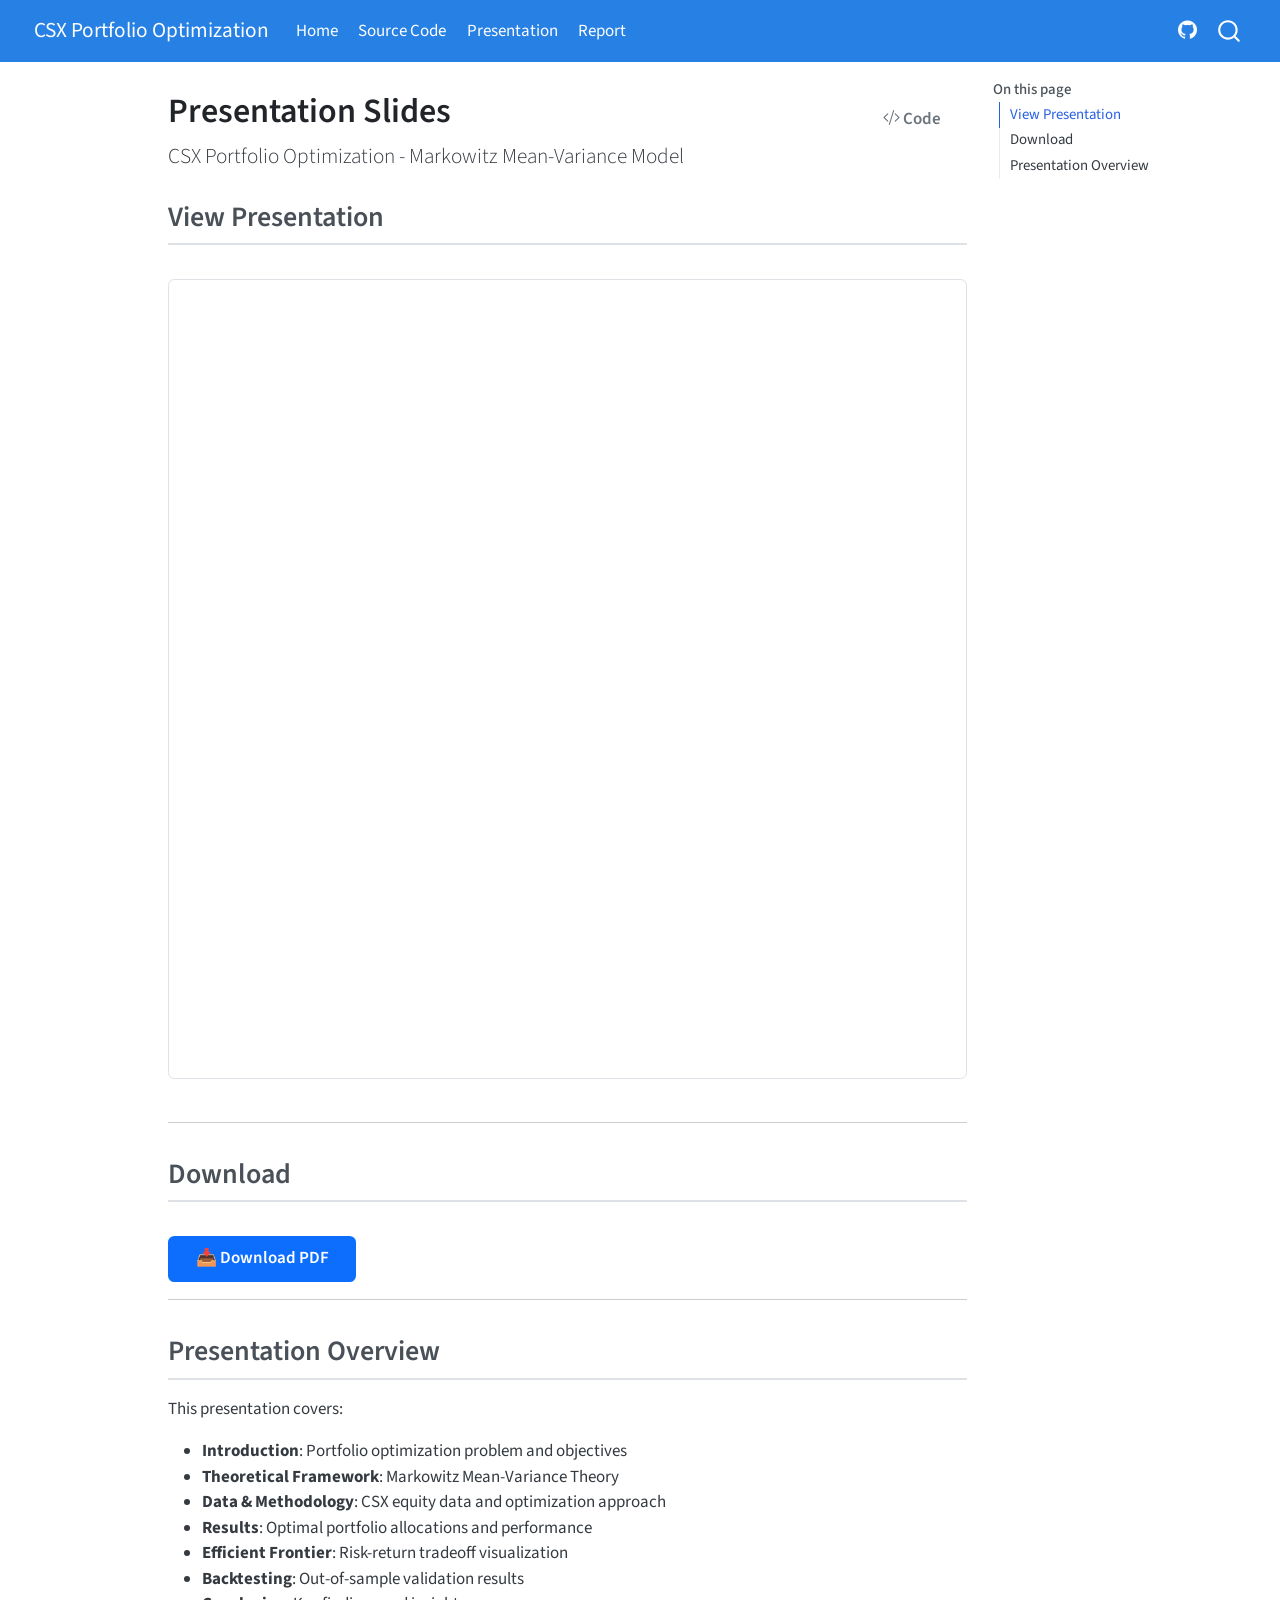
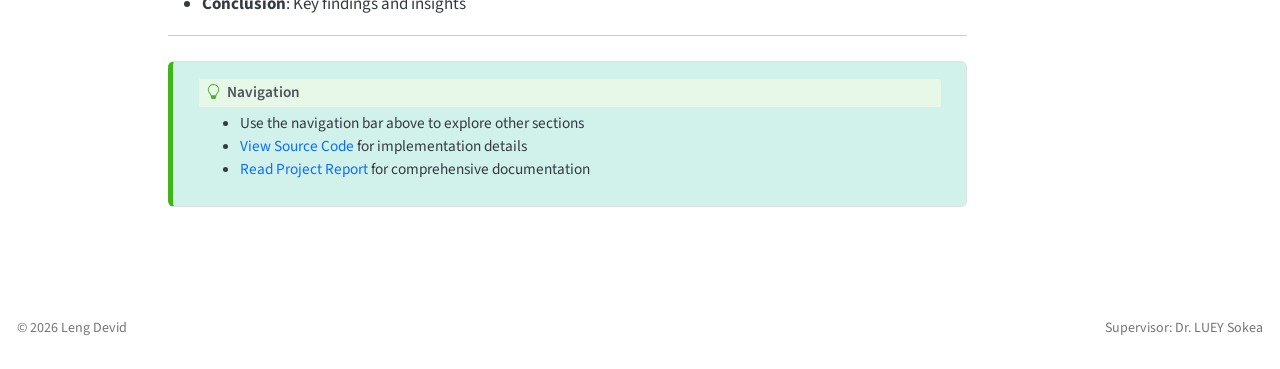
<file: docs/Presentation_Slide/index.html>
<!DOCTYPE html>
<html xmlns="http://www.w3.org/1999/xhtml" lang="en" xml:lang="en"><head>

<meta charset="utf-8">
<meta name="generator" content="quarto-1.8.25">

<meta name="viewport" content="width=device-width, initial-scale=1.0, user-scalable=yes">


<title>Presentation Slides – CSX Portfolio Optimization</title>
<style>
code{white-space: pre-wrap;}
span.smallcaps{font-variant: small-caps;}
div.columns{display: flex; gap: min(4vw, 1.5em);}
div.column{flex: auto; overflow-x: auto;}
div.hanging-indent{margin-left: 1.5em; text-indent: -1.5em;}
ul.task-list{list-style: none;}
ul.task-list li input[type="checkbox"] {
  width: 0.8em;
  margin: 0 0.8em 0.2em -1em; /* quarto-specific, see https://github.com/quarto-dev/quarto-cli/issues/4556 */ 
  vertical-align: middle;
}
/* CSS for syntax highlighting */
html { -webkit-text-size-adjust: 100%; }
pre > code.sourceCode { white-space: pre; position: relative; }
pre > code.sourceCode > span { display: inline-block; line-height: 1.25; }
pre > code.sourceCode > span:empty { height: 1.2em; }
.sourceCode { overflow: visible; }
code.sourceCode > span { color: inherit; text-decoration: inherit; }
div.sourceCode { margin: 1em 0; }
pre.sourceCode { margin: 0; }
@media screen {
div.sourceCode { overflow: auto; }
}
@media print {
pre > code.sourceCode { white-space: pre-wrap; }
pre > code.sourceCode > span { text-indent: -5em; padding-left: 5em; }
}
pre.numberSource code
  { counter-reset: source-line 0; }
pre.numberSource code > span
  { position: relative; left: -4em; counter-increment: source-line; }
pre.numberSource code > span > a:first-child::before
  { content: counter(source-line);
    position: relative; left: -1em; text-align: right; vertical-align: baseline;
    border: none; display: inline-block;
    -webkit-touch-callout: none; -webkit-user-select: none;
    -khtml-user-select: none; -moz-user-select: none;
    -ms-user-select: none; user-select: none;
    padding: 0 4px; width: 4em;
  }
pre.numberSource { margin-left: 3em;  padding-left: 4px; }
div.sourceCode
  {   }
@media screen {
pre > code.sourceCode > span > a:first-child::before { text-decoration: underline; }
}
</style>


<script src="../site_libs/quarto-nav/quarto-nav.js"></script>
<script src="../site_libs/quarto-nav/headroom.min.js"></script>
<script src="../site_libs/clipboard/clipboard.min.js"></script>
<script src="../site_libs/quarto-search/autocomplete.umd.js"></script>
<script src="../site_libs/quarto-search/fuse.min.js"></script>
<script src="../site_libs/quarto-search/quarto-search.js"></script>
<meta name="quarto:offset" content="../">
<link href="../favicon.png" rel="icon" type="image/png">
<script src="../site_libs/quarto-html/quarto.js" type="module"></script>
<script src="../site_libs/quarto-html/tabsets/tabsets.js" type="module"></script>
<script src="../site_libs/quarto-html/axe/axe-check.js" type="module"></script>
<script src="../site_libs/quarto-html/popper.min.js"></script>
<script src="../site_libs/quarto-html/tippy.umd.min.js"></script>
<script src="../site_libs/quarto-html/anchor.min.js"></script>
<link href="../site_libs/quarto-html/tippy.css" rel="stylesheet">
<link href="../site_libs/quarto-html/quarto-syntax-highlighting-7b89279ff1a6dce999919e0e67d4d9ec.css" rel="stylesheet" id="quarto-text-highlighting-styles">
<script src="../site_libs/bootstrap/bootstrap.min.js"></script>
<link href="../site_libs/bootstrap/bootstrap-icons.css" rel="stylesheet">
<link href="../site_libs/bootstrap/bootstrap-f245066ca199b7326ac6b360085ddf3a.min.css" rel="stylesheet" append-hash="true" id="quarto-bootstrap" data-mode="light">
<script id="quarto-search-options" type="application/json">{
  "location": "navbar",
  "copy-button": false,
  "collapse-after": 3,
  "panel-placement": "end",
  "type": "overlay",
  "limit": 50,
  "keyboard-shortcut": [
    "f",
    "/",
    "s"
  ],
  "show-item-context": false,
  "language": {
    "search-no-results-text": "No results",
    "search-matching-documents-text": "matching documents",
    "search-copy-link-title": "Copy link to search",
    "search-hide-matches-text": "Hide additional matches",
    "search-more-match-text": "more match in this document",
    "search-more-matches-text": "more matches in this document",
    "search-clear-button-title": "Clear",
    "search-text-placeholder": "",
    "search-detached-cancel-button-title": "Cancel",
    "search-submit-button-title": "Submit",
    "search-label": "Search"
  }
}</script>
<style>html{ scroll-behavior: smooth; }</style>


<link rel="stylesheet" href="../styles.css">
</head>

<body class="nav-fixed quarto-light">

<div id="quarto-search-results"></div>
  <header id="quarto-header" class="headroom fixed-top">
    <nav class="navbar navbar-expand-lg " data-bs-theme="dark">
      <div class="navbar-container container-fluid">
      <div class="navbar-brand-container mx-auto">
    <a href="../index.html" class="navbar-brand navbar-brand-logo">
    </a>
    <a class="navbar-brand" href="../index.html">
    <span class="navbar-title">CSX Portfolio Optimization</span>
    </a>
  </div>
            <div id="quarto-search" class="" title="Search"></div>
          <button class="navbar-toggler" type="button" data-bs-toggle="collapse" data-bs-target="#navbarCollapse" aria-controls="navbarCollapse" role="menu" aria-expanded="false" aria-label="Toggle navigation" onclick="if (window.quartoToggleHeadroom) { window.quartoToggleHeadroom(); }">
  <span class="navbar-toggler-icon"></span>
</button>
          <div class="collapse navbar-collapse" id="navbarCollapse">
            <ul class="navbar-nav navbar-nav-scroll me-auto">
  <li class="nav-item">
    <a class="nav-link" href="../index.html"> 
<span class="menu-text">Home</span></a>
  </li>  
  <li class="nav-item">
    <a class="nav-link" href="../Source_Code/CSX_Portfolio_Optimization.html"> 
<span class="menu-text">Source Code</span></a>
  </li>  
  <li class="nav-item">
    <a class="nav-link active" href="../Presentation_Slide/index.html" aria-current="page"> 
<span class="menu-text">Presentation</span></a>
  </li>  
  <li class="nav-item">
    <a class="nav-link" href="../Project_Report/index.html"> 
<span class="menu-text">Report</span></a>
  </li>  
</ul>
            <ul class="navbar-nav navbar-nav-scroll ms-auto">
  <li class="nav-item compact">
    <a class="nav-link" href="https://github.com/LENGDEVID/1_CSX_Markowitz_Portfolio_Optimzation"> <i class="bi bi-github" role="img" aria-label="GitHub Repository">
</i> 
<span class="menu-text"></span></a>
  </li>  
</ul>
          </div> <!-- /navcollapse -->
            <div class="quarto-navbar-tools">
</div>
      </div> <!-- /container-fluid -->
    </nav>
</header>
<!-- content -->
<div id="quarto-content" class="quarto-container page-columns page-rows-contents page-layout-article page-navbar">
<!-- sidebar -->
<!-- margin-sidebar -->
    <div id="quarto-margin-sidebar" class="sidebar margin-sidebar">
        <nav id="TOC" role="doc-toc" class="toc-active">
    <h2 id="toc-title">On this page</h2>
   
  <ul>
  <li><a href="#view-presentation" id="toc-view-presentation" class="nav-link active" data-scroll-target="#view-presentation">View Presentation</a></li>
  <li><a href="#download" id="toc-download" class="nav-link" data-scroll-target="#download">Download</a></li>
  <li><a href="#presentation-overview" id="toc-presentation-overview" class="nav-link" data-scroll-target="#presentation-overview">Presentation Overview</a></li>
  </ul>
</nav>
    </div>
<!-- main -->
<main class="content" id="quarto-document-content">

<header id="title-block-header" class="quarto-title-block default">
<div class="quarto-title">
<div class="quarto-title-block"><div><h1 class="title">Presentation Slides</h1><button type="button" class="btn code-tools-button" id="quarto-code-tools-source"><i class="bi"></i> Code</button></div></div>
<p class="subtitle lead">CSX Portfolio Optimization - Markowitz Mean-Variance Model</p>
</div>



<div class="quarto-title-meta">

    
  
    
  </div>
  


</header>


<section id="view-presentation" class="level2">
<h2 class="anchored" data-anchor-id="view-presentation">View Presentation</h2>
<iframe src="../Presenation_Slide/CSX_Presentaion_Slide.pdf" width="100%" height="800px" style="border: 1px solid #dee2e6; border-radius: 0.375rem;">
</iframe>
<hr>
</section>
<section id="download" class="level2">
<h2 class="anchored" data-anchor-id="download">Download</h2>
<p><a href="../Presenation_Slide/CSX_Presentaion_Slide.pdf" class="btn btn-primary">📥 Download PDF</a></p>
<hr>
</section>
<section id="presentation-overview" class="level2">
<h2 class="anchored" data-anchor-id="presentation-overview">Presentation Overview</h2>
<p>This presentation covers:</p>
<ul>
<li><strong>Introduction</strong>: Portfolio optimization problem and objectives</li>
<li><strong>Theoretical Framework</strong>: Markowitz Mean-Variance Theory</li>
<li><strong>Data &amp; Methodology</strong>: CSX equity data and optimization approach</li>
<li><strong>Results</strong>: Optimal portfolio allocations and performance</li>
<li><strong>Efficient Frontier</strong>: Risk-return tradeoff visualization</li>
<li><strong>Backtesting</strong>: Out-of-sample validation results</li>
<li><strong>Conclusion</strong>: Key findings and insights</li>
</ul>
<hr>
<div class="callout callout-style-default callout-tip callout-titled">
<div class="callout-header d-flex align-content-center">
<div class="callout-icon-container">
<i class="callout-icon"></i>
</div>
<div class="callout-title-container flex-fill">
<span class="screen-reader-only">Tip</span>Navigation
</div>
</div>
<div class="callout-body-container callout-body">
<ul>
<li>Use the navigation bar above to explore other sections</li>
<li><a href="../Source_Code/CSX_Portfolio_Optimization.html">View Source Code</a> for implementation details</li>
<li><a href="../Project_Report/index.html">Read Project Report</a> for comprehensive documentation</li>
</ul>
</div>
</div>


<!-- -->

</section>

</main> <!-- /main -->
<script id="quarto-html-after-body" type="application/javascript">
  window.document.addEventListener("DOMContentLoaded", function (event) {
    const icon = "";
    const anchorJS = new window.AnchorJS();
    anchorJS.options = {
      placement: 'right',
      icon: icon
    };
    anchorJS.add('.anchored');
    const isCodeAnnotation = (el) => {
      for (const clz of el.classList) {
        if (clz.startsWith('code-annotation-')) {                     
          return true;
        }
      }
      return false;
    }
    const onCopySuccess = function(e) {
      // button target
      const button = e.trigger;
      // don't keep focus
      button.blur();
      // flash "checked"
      button.classList.add('code-copy-button-checked');
      var currentTitle = button.getAttribute("title");
      button.setAttribute("title", "Copied!");
      let tooltip;
      if (window.bootstrap) {
        button.setAttribute("data-bs-toggle", "tooltip");
        button.setAttribute("data-bs-placement", "left");
        button.setAttribute("data-bs-title", "Copied!");
        tooltip = new bootstrap.Tooltip(button, 
          { trigger: "manual", 
            customClass: "code-copy-button-tooltip",
            offset: [0, -8]});
        tooltip.show();    
      }
      setTimeout(function() {
        if (tooltip) {
          tooltip.hide();
          button.removeAttribute("data-bs-title");
          button.removeAttribute("data-bs-toggle");
          button.removeAttribute("data-bs-placement");
        }
        button.setAttribute("title", currentTitle);
        button.classList.remove('code-copy-button-checked');
      }, 1000);
      // clear code selection
      e.clearSelection();
    }
    const getTextToCopy = function(trigger) {
      const outerScaffold = trigger.parentElement.cloneNode(true);
      const codeEl = outerScaffold.querySelector('code');
      for (const childEl of codeEl.children) {
        if (isCodeAnnotation(childEl)) {
          childEl.remove();
        }
      }
      return codeEl.innerText;
    }
    const clipboard = new window.ClipboardJS('.code-copy-button:not([data-in-quarto-modal])', {
      text: getTextToCopy
    });
    clipboard.on('success', onCopySuccess);
    if (window.document.getElementById('quarto-embedded-source-code-modal')) {
      const clipboardModal = new window.ClipboardJS('.code-copy-button[data-in-quarto-modal]', {
        text: getTextToCopy,
        container: window.document.getElementById('quarto-embedded-source-code-modal')
      });
      clipboardModal.on('success', onCopySuccess);
    }
    const viewSource = window.document.getElementById('quarto-view-source') ||
                       window.document.getElementById('quarto-code-tools-source');
    if (viewSource) {
      const sourceUrl = viewSource.getAttribute("data-quarto-source-url");
      viewSource.addEventListener("click", function(e) {
        if (sourceUrl) {
          // rstudio viewer pane
          if (/\bcapabilities=\b/.test(window.location)) {
            window.open(sourceUrl);
          } else {
            window.location.href = sourceUrl;
          }
        } else {
          const modal = new bootstrap.Modal(document.getElementById('quarto-embedded-source-code-modal'));
          modal.show();
        }
        return false;
      });
    }
    function toggleCodeHandler(show) {
      return function(e) {
        const detailsSrc = window.document.querySelectorAll(".cell > details > .sourceCode");
        for (let i=0; i<detailsSrc.length; i++) {
          const details = detailsSrc[i].parentElement;
          if (show) {
            details.open = true;
          } else {
            details.removeAttribute("open");
          }
        }
        const cellCodeDivs = window.document.querySelectorAll(".cell > .sourceCode");
        const fromCls = show ? "hidden" : "unhidden";
        const toCls = show ? "unhidden" : "hidden";
        for (let i=0; i<cellCodeDivs.length; i++) {
          const codeDiv = cellCodeDivs[i];
          if (codeDiv.classList.contains(fromCls)) {
            codeDiv.classList.remove(fromCls);
            codeDiv.classList.add(toCls);
          } 
        }
        return false;
      }
    }
    const hideAllCode = window.document.getElementById("quarto-hide-all-code");
    if (hideAllCode) {
      hideAllCode.addEventListener("click", toggleCodeHandler(false));
    }
    const showAllCode = window.document.getElementById("quarto-show-all-code");
    if (showAllCode) {
      showAllCode.addEventListener("click", toggleCodeHandler(true));
    }
      var localhostRegex = new RegExp(/^(?:http|https):\/\/localhost\:?[0-9]*\//);
      var mailtoRegex = new RegExp(/^mailto:/);
        var filterRegex = new RegExp('/' + window.location.host + '/');
      var isInternal = (href) => {
          return filterRegex.test(href) || localhostRegex.test(href) || mailtoRegex.test(href);
      }
      // Inspect non-navigation links and adorn them if external
     var links = window.document.querySelectorAll('a[href]:not(.nav-link):not(.navbar-brand):not(.toc-action):not(.sidebar-link):not(.sidebar-item-toggle):not(.pagination-link):not(.no-external):not([aria-hidden]):not(.dropdown-item):not(.quarto-navigation-tool):not(.about-link)');
      for (var i=0; i<links.length; i++) {
        const link = links[i];
        if (!isInternal(link.href)) {
          // undo the damage that might have been done by quarto-nav.js in the case of
          // links that we want to consider external
          if (link.dataset.originalHref !== undefined) {
            link.href = link.dataset.originalHref;
          }
            // target, if specified
            link.setAttribute("target", "_blank");
            if (link.getAttribute("rel") === null) {
              link.setAttribute("rel", "noopener");
            }
        }
      }
    function tippyHover(el, contentFn, onTriggerFn, onUntriggerFn) {
      const config = {
        allowHTML: true,
        maxWidth: 500,
        delay: 100,
        arrow: false,
        appendTo: function(el) {
            return el.parentElement;
        },
        interactive: true,
        interactiveBorder: 10,
        theme: 'quarto',
        placement: 'bottom-start',
      };
      if (contentFn) {
        config.content = contentFn;
      }
      if (onTriggerFn) {
        config.onTrigger = onTriggerFn;
      }
      if (onUntriggerFn) {
        config.onUntrigger = onUntriggerFn;
      }
      window.tippy(el, config); 
    }
    const noterefs = window.document.querySelectorAll('a[role="doc-noteref"]');
    for (var i=0; i<noterefs.length; i++) {
      const ref = noterefs[i];
      tippyHover(ref, function() {
        // use id or data attribute instead here
        let href = ref.getAttribute('data-footnote-href') || ref.getAttribute('href');
        try { href = new URL(href).hash; } catch {}
        const id = href.replace(/^#\/?/, "");
        const note = window.document.getElementById(id);
        if (note) {
          return note.innerHTML;
        } else {
          return "";
        }
      });
    }
    const xrefs = window.document.querySelectorAll('a.quarto-xref');
    const processXRef = (id, note) => {
      // Strip column container classes
      const stripColumnClz = (el) => {
        el.classList.remove("page-full", "page-columns");
        if (el.children) {
          for (const child of el.children) {
            stripColumnClz(child);
          }
        }
      }
      stripColumnClz(note)
      if (id === null || id.startsWith('sec-')) {
        // Special case sections, only their first couple elements
        const container = document.createElement("div");
        if (note.children && note.children.length > 2) {
          container.appendChild(note.children[0].cloneNode(true));
          for (let i = 1; i < note.children.length; i++) {
            const child = note.children[i];
            if (child.tagName === "P" && child.innerText === "") {
              continue;
            } else {
              container.appendChild(child.cloneNode(true));
              break;
            }
          }
          if (window.Quarto?.typesetMath) {
            window.Quarto.typesetMath(container);
          }
          return container.innerHTML
        } else {
          if (window.Quarto?.typesetMath) {
            window.Quarto.typesetMath(note);
          }
          return note.innerHTML;
        }
      } else {
        // Remove any anchor links if they are present
        const anchorLink = note.querySelector('a.anchorjs-link');
        if (anchorLink) {
          anchorLink.remove();
        }
        if (window.Quarto?.typesetMath) {
          window.Quarto.typesetMath(note);
        }
        if (note.classList.contains("callout")) {
          return note.outerHTML;
        } else {
          return note.innerHTML;
        }
      }
    }
    for (var i=0; i<xrefs.length; i++) {
      const xref = xrefs[i];
      tippyHover(xref, undefined, function(instance) {
        instance.disable();
        let url = xref.getAttribute('href');
        let hash = undefined; 
        if (url.startsWith('#')) {
          hash = url;
        } else {
          try { hash = new URL(url).hash; } catch {}
        }
        if (hash) {
          const id = hash.replace(/^#\/?/, "");
          const note = window.document.getElementById(id);
          if (note !== null) {
            try {
              const html = processXRef(id, note.cloneNode(true));
              instance.setContent(html);
            } finally {
              instance.enable();
              instance.show();
            }
          } else {
            // See if we can fetch this
            fetch(url.split('#')[0])
            .then(res => res.text())
            .then(html => {
              const parser = new DOMParser();
              const htmlDoc = parser.parseFromString(html, "text/html");
              const note = htmlDoc.getElementById(id);
              if (note !== null) {
                const html = processXRef(id, note);
                instance.setContent(html);
              } 
            }).finally(() => {
              instance.enable();
              instance.show();
            });
          }
        } else {
          // See if we can fetch a full url (with no hash to target)
          // This is a special case and we should probably do some content thinning / targeting
          fetch(url)
          .then(res => res.text())
          .then(html => {
            const parser = new DOMParser();
            const htmlDoc = parser.parseFromString(html, "text/html");
            const note = htmlDoc.querySelector('main.content');
            if (note !== null) {
              // This should only happen for chapter cross references
              // (since there is no id in the URL)
              // remove the first header
              if (note.children.length > 0 && note.children[0].tagName === "HEADER") {
                note.children[0].remove();
              }
              const html = processXRef(null, note);
              instance.setContent(html);
            } 
          }).finally(() => {
            instance.enable();
            instance.show();
          });
        }
      }, function(instance) {
      });
    }
        let selectedAnnoteEl;
        const selectorForAnnotation = ( cell, annotation) => {
          let cellAttr = 'data-code-cell="' + cell + '"';
          let lineAttr = 'data-code-annotation="' +  annotation + '"';
          const selector = 'span[' + cellAttr + '][' + lineAttr + ']';
          return selector;
        }
        const selectCodeLines = (annoteEl) => {
          const doc = window.document;
          const targetCell = annoteEl.getAttribute("data-target-cell");
          const targetAnnotation = annoteEl.getAttribute("data-target-annotation");
          const annoteSpan = window.document.querySelector(selectorForAnnotation(targetCell, targetAnnotation));
          const lines = annoteSpan.getAttribute("data-code-lines").split(",");
          const lineIds = lines.map((line) => {
            return targetCell + "-" + line;
          })
          let top = null;
          let height = null;
          let parent = null;
          if (lineIds.length > 0) {
              //compute the position of the single el (top and bottom and make a div)
              const el = window.document.getElementById(lineIds[0]);
              top = el.offsetTop;
              height = el.offsetHeight;
              parent = el.parentElement.parentElement;
            if (lineIds.length > 1) {
              const lastEl = window.document.getElementById(lineIds[lineIds.length - 1]);
              const bottom = lastEl.offsetTop + lastEl.offsetHeight;
              height = bottom - top;
            }
            if (top !== null && height !== null && parent !== null) {
              // cook up a div (if necessary) and position it 
              let div = window.document.getElementById("code-annotation-line-highlight");
              if (div === null) {
                div = window.document.createElement("div");
                div.setAttribute("id", "code-annotation-line-highlight");
                div.style.position = 'absolute';
                parent.appendChild(div);
              }
              div.style.top = top - 2 + "px";
              div.style.height = height + 4 + "px";
              div.style.left = 0;
              let gutterDiv = window.document.getElementById("code-annotation-line-highlight-gutter");
              if (gutterDiv === null) {
                gutterDiv = window.document.createElement("div");
                gutterDiv.setAttribute("id", "code-annotation-line-highlight-gutter");
                gutterDiv.style.position = 'absolute';
                const codeCell = window.document.getElementById(targetCell);
                const gutter = codeCell.querySelector('.code-annotation-gutter');
                gutter.appendChild(gutterDiv);
              }
              gutterDiv.style.top = top - 2 + "px";
              gutterDiv.style.height = height + 4 + "px";
            }
            selectedAnnoteEl = annoteEl;
          }
        };
        const unselectCodeLines = () => {
          const elementsIds = ["code-annotation-line-highlight", "code-annotation-line-highlight-gutter"];
          elementsIds.forEach((elId) => {
            const div = window.document.getElementById(elId);
            if (div) {
              div.remove();
            }
          });
          selectedAnnoteEl = undefined;
        };
          // Handle positioning of the toggle
      window.addEventListener(
        "resize",
        throttle(() => {
          elRect = undefined;
          if (selectedAnnoteEl) {
            selectCodeLines(selectedAnnoteEl);
          }
        }, 10)
      );
      function throttle(fn, ms) {
      let throttle = false;
      let timer;
        return (...args) => {
          if(!throttle) { // first call gets through
              fn.apply(this, args);
              throttle = true;
          } else { // all the others get throttled
              if(timer) clearTimeout(timer); // cancel #2
              timer = setTimeout(() => {
                fn.apply(this, args);
                timer = throttle = false;
              }, ms);
          }
        };
      }
        // Attach click handler to the DT
        const annoteDls = window.document.querySelectorAll('dt[data-target-cell]');
        for (const annoteDlNode of annoteDls) {
          annoteDlNode.addEventListener('click', (event) => {
            const clickedEl = event.target;
            if (clickedEl !== selectedAnnoteEl) {
              unselectCodeLines();
              const activeEl = window.document.querySelector('dt[data-target-cell].code-annotation-active');
              if (activeEl) {
                activeEl.classList.remove('code-annotation-active');
              }
              selectCodeLines(clickedEl);
              clickedEl.classList.add('code-annotation-active');
            } else {
              // Unselect the line
              unselectCodeLines();
              clickedEl.classList.remove('code-annotation-active');
            }
          });
        }
    const findCites = (el) => {
      const parentEl = el.parentElement;
      if (parentEl) {
        const cites = parentEl.dataset.cites;
        if (cites) {
          return {
            el,
            cites: cites.split(' ')
          };
        } else {
          return findCites(el.parentElement)
        }
      } else {
        return undefined;
      }
    };
    var bibliorefs = window.document.querySelectorAll('a[role="doc-biblioref"]');
    for (var i=0; i<bibliorefs.length; i++) {
      const ref = bibliorefs[i];
      const citeInfo = findCites(ref);
      if (citeInfo) {
        tippyHover(citeInfo.el, function() {
          var popup = window.document.createElement('div');
          citeInfo.cites.forEach(function(cite) {
            var citeDiv = window.document.createElement('div');
            citeDiv.classList.add('hanging-indent');
            citeDiv.classList.add('csl-entry');
            var biblioDiv = window.document.getElementById('ref-' + cite);
            if (biblioDiv) {
              citeDiv.innerHTML = biblioDiv.innerHTML;
            }
            popup.appendChild(citeDiv);
          });
          return popup.innerHTML;
        });
      }
    }
  });
  </script><div class="modal fade" id="quarto-embedded-source-code-modal" tabindex="-1" aria-labelledby="quarto-embedded-source-code-modal-label" aria-hidden="true"><div class="modal-dialog modal-dialog-scrollable"><div class="modal-content"><div class="modal-header"><h5 class="modal-title" id="quarto-embedded-source-code-modal-label">Source Code</h5><button class="btn-close" data-bs-dismiss="modal"></button></div><div class="modal-body"><div class="">
<div class="code-copy-outer-scaffold"><div class="sourceCode" id="cb1" data-shortcodes="false"><pre class="sourceCode markdown code-with-copy"><code class="sourceCode markdown"><span id="cb1-1"><a href="#cb1-1" aria-hidden="true" tabindex="-1"></a><span class="co">---</span></span>
<span id="cb1-2"><a href="#cb1-2" aria-hidden="true" tabindex="-1"></a><span class="an">title:</span><span class="co"> "Presentation Slides"</span></span>
<span id="cb1-3"><a href="#cb1-3" aria-hidden="true" tabindex="-1"></a><span class="an">subtitle:</span><span class="co"> "CSX Portfolio Optimization - Markowitz Mean-Variance Model"</span></span>
<span id="cb1-4"><a href="#cb1-4" aria-hidden="true" tabindex="-1"></a><span class="co">---</span></span>
<span id="cb1-5"><a href="#cb1-5" aria-hidden="true" tabindex="-1"></a></span>
<span id="cb1-6"><a href="#cb1-6" aria-hidden="true" tabindex="-1"></a><span class="fu">## View Presentation</span></span>
<span id="cb1-7"><a href="#cb1-7" aria-hidden="true" tabindex="-1"></a></span>
<span id="cb1-8"><a href="#cb1-8" aria-hidden="true" tabindex="-1"></a><span class="dt">&lt;</span><span class="kw">iframe</span><span class="ot"> src</span><span class="op">=</span><span class="st">"../Presenation_Slide/CSX_Presentaion_Slide.pdf"</span><span class="ot"> width</span><span class="op">=</span><span class="st">"100%"</span><span class="ot"> height</span><span class="op">=</span><span class="st">"800px"</span><span class="ot"> style</span><span class="op">=</span><span class="st">"border: 1px solid #dee2e6; border-radius: 0.375rem;"</span><span class="dt">&gt;&lt;/</span><span class="kw">iframe</span><span class="dt">&gt;</span></span>
<span id="cb1-9"><a href="#cb1-9" aria-hidden="true" tabindex="-1"></a></span>
<span id="cb1-10"><a href="#cb1-10" aria-hidden="true" tabindex="-1"></a>---</span>
<span id="cb1-11"><a href="#cb1-11" aria-hidden="true" tabindex="-1"></a></span>
<span id="cb1-12"><a href="#cb1-12" aria-hidden="true" tabindex="-1"></a><span class="fu">## Download</span></span>
<span id="cb1-13"><a href="#cb1-13" aria-hidden="true" tabindex="-1"></a></span>
<span id="cb1-14"><a href="#cb1-14" aria-hidden="true" tabindex="-1"></a><span class="co">[</span><span class="ot">📥 Download PDF</span><span class="co">](../Presenation_Slide/CSX_Presentaion_Slide.pdf)</span>{.btn .btn-primary}</span>
<span id="cb1-15"><a href="#cb1-15" aria-hidden="true" tabindex="-1"></a></span>
<span id="cb1-16"><a href="#cb1-16" aria-hidden="true" tabindex="-1"></a>---</span>
<span id="cb1-17"><a href="#cb1-17" aria-hidden="true" tabindex="-1"></a></span>
<span id="cb1-18"><a href="#cb1-18" aria-hidden="true" tabindex="-1"></a><span class="fu">## Presentation Overview</span></span>
<span id="cb1-19"><a href="#cb1-19" aria-hidden="true" tabindex="-1"></a></span>
<span id="cb1-20"><a href="#cb1-20" aria-hidden="true" tabindex="-1"></a>This presentation covers:</span>
<span id="cb1-21"><a href="#cb1-21" aria-hidden="true" tabindex="-1"></a></span>
<span id="cb1-22"><a href="#cb1-22" aria-hidden="true" tabindex="-1"></a><span class="ss">- </span>**Introduction**: Portfolio optimization problem and objectives</span>
<span id="cb1-23"><a href="#cb1-23" aria-hidden="true" tabindex="-1"></a><span class="ss">- </span>**Theoretical Framework**: Markowitz Mean-Variance Theory</span>
<span id="cb1-24"><a href="#cb1-24" aria-hidden="true" tabindex="-1"></a><span class="ss">- </span>**Data &amp; Methodology**: CSX equity data and optimization approach</span>
<span id="cb1-25"><a href="#cb1-25" aria-hidden="true" tabindex="-1"></a><span class="ss">- </span>**Results**: Optimal portfolio allocations and performance</span>
<span id="cb1-26"><a href="#cb1-26" aria-hidden="true" tabindex="-1"></a><span class="ss">- </span>**Efficient Frontier**: Risk-return tradeoff visualization</span>
<span id="cb1-27"><a href="#cb1-27" aria-hidden="true" tabindex="-1"></a><span class="ss">- </span>**Backtesting**: Out-of-sample validation results</span>
<span id="cb1-28"><a href="#cb1-28" aria-hidden="true" tabindex="-1"></a><span class="ss">- </span>**Conclusion**: Key findings and insights</span>
<span id="cb1-29"><a href="#cb1-29" aria-hidden="true" tabindex="-1"></a></span>
<span id="cb1-30"><a href="#cb1-30" aria-hidden="true" tabindex="-1"></a>---</span>
<span id="cb1-31"><a href="#cb1-31" aria-hidden="true" tabindex="-1"></a></span>
<span id="cb1-32"><a href="#cb1-32" aria-hidden="true" tabindex="-1"></a>::: {.callout-tip}</span>
<span id="cb1-33"><a href="#cb1-33" aria-hidden="true" tabindex="-1"></a><span class="fu">## Navigation</span></span>
<span id="cb1-34"><a href="#cb1-34" aria-hidden="true" tabindex="-1"></a><span class="ss">- </span>Use the navigation bar above to explore other sections</span>
<span id="cb1-35"><a href="#cb1-35" aria-hidden="true" tabindex="-1"></a><span class="ss">- </span><span class="co">[</span><span class="ot">View Source Code</span><span class="co">](../Source_Code/CSX_Portfolio_Optimization.ipynb)</span> for implementation details</span>
<span id="cb1-36"><a href="#cb1-36" aria-hidden="true" tabindex="-1"></a><span class="ss">- </span><span class="co">[</span><span class="ot">Read Project Report</span><span class="co">](../Project_Report/index.qmd)</span> for comprehensive documentation</span>
<span id="cb1-37"><a href="#cb1-37" aria-hidden="true" tabindex="-1"></a>:::</span></code></pre></div><button title="Copy to Clipboard" class="code-copy-button" data-in-quarto-modal=""><i class="bi"></i></button></div>
</div></div></div></div></div>
</div> <!-- /content -->
<footer class="footer">
  <div class="nav-footer">
    <div class="nav-footer-left">
<p>© 2026 Leng Devid</p>
</div>   
    <div class="nav-footer-center">
      &nbsp;
    </div>
    <div class="nav-footer-right">
<p>Supervisor: Dr.&nbsp;LUEY Sokea</p>
</div>
  </div>
</footer>




<script src="../site_libs/quarto-html/zenscroll-min.js"></script>
</body></html>
</file>
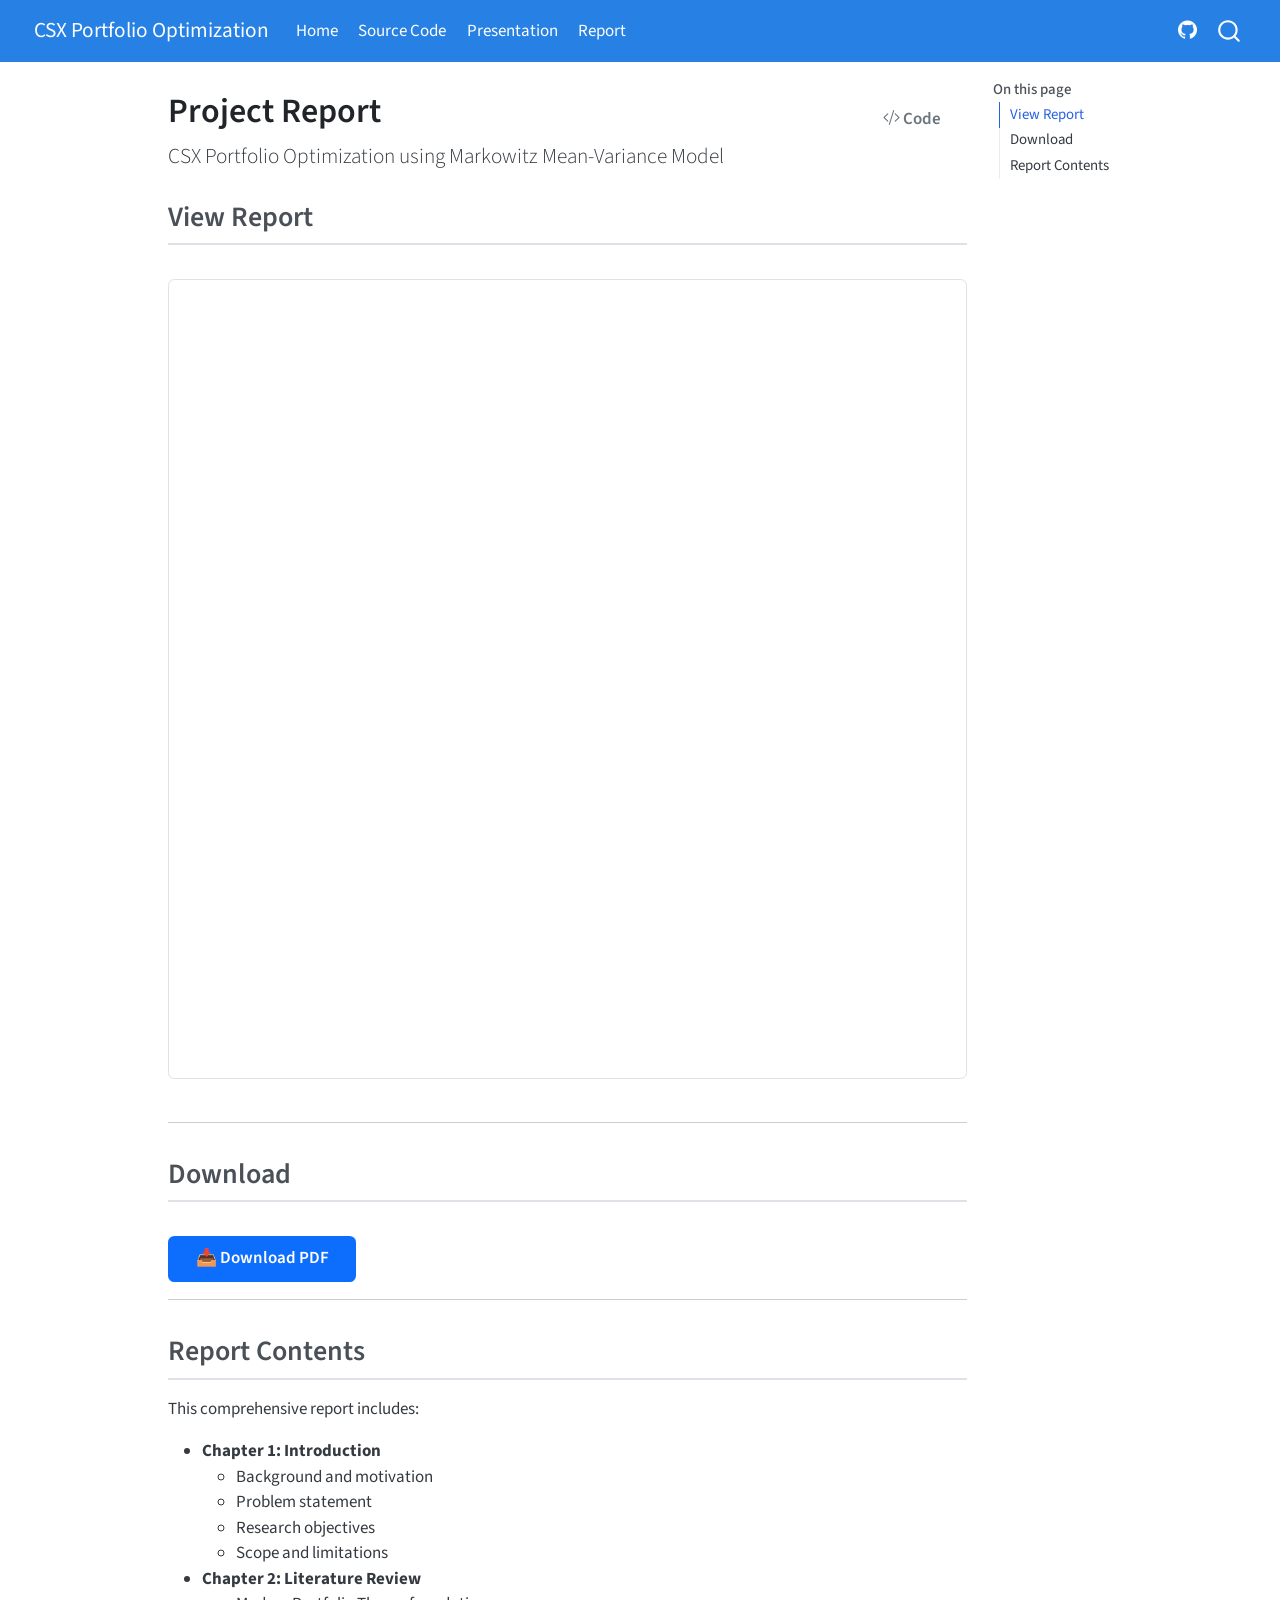
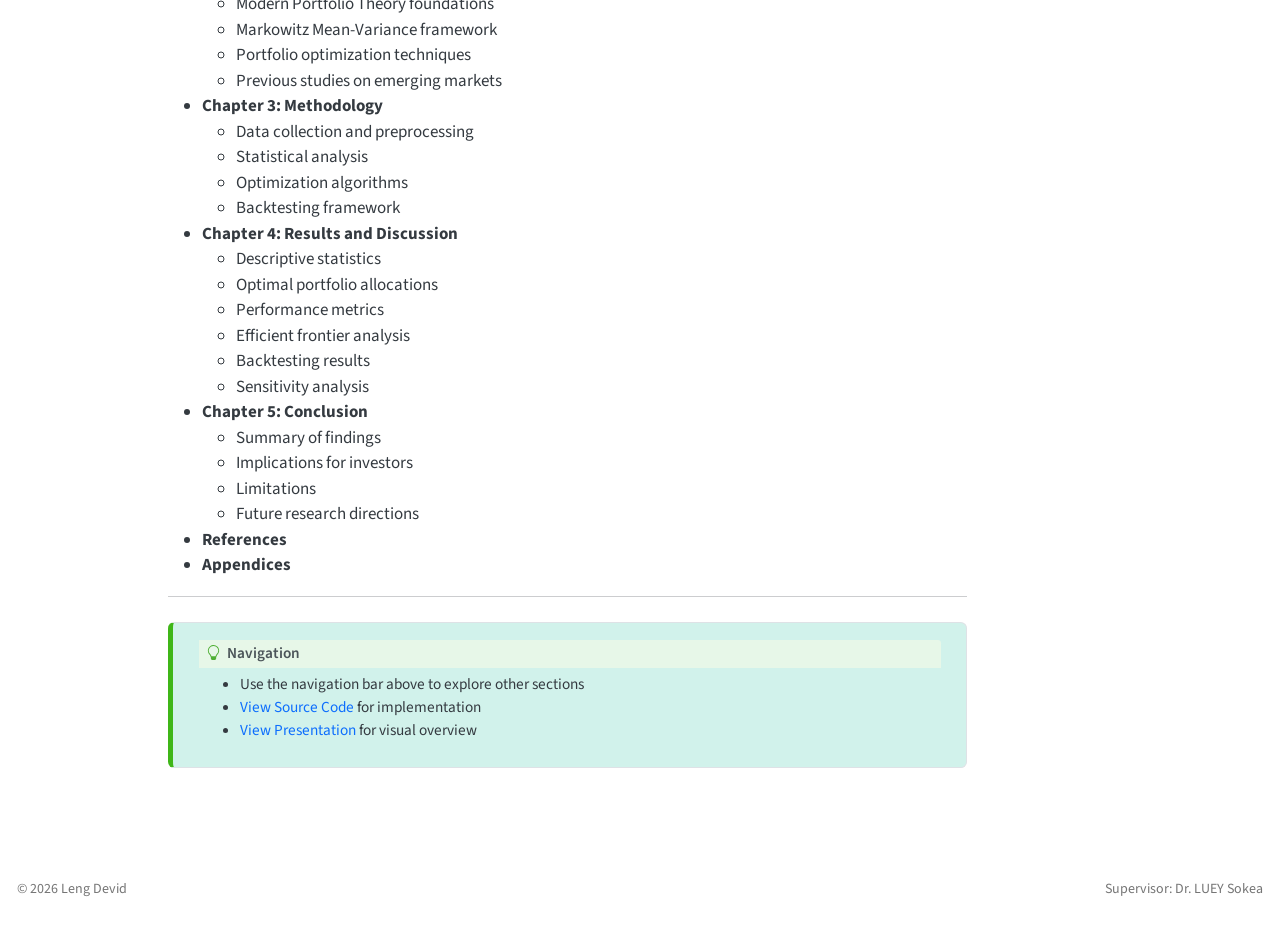
<file: docs/Project_Report/index.html>
<!DOCTYPE html>
<html xmlns="http://www.w3.org/1999/xhtml" lang="en" xml:lang="en"><head>

<meta charset="utf-8">
<meta name="generator" content="quarto-1.8.25">

<meta name="viewport" content="width=device-width, initial-scale=1.0, user-scalable=yes">


<title>Project Report – CSX Portfolio Optimization</title>
<style>
code{white-space: pre-wrap;}
span.smallcaps{font-variant: small-caps;}
div.columns{display: flex; gap: min(4vw, 1.5em);}
div.column{flex: auto; overflow-x: auto;}
div.hanging-indent{margin-left: 1.5em; text-indent: -1.5em;}
ul.task-list{list-style: none;}
ul.task-list li input[type="checkbox"] {
  width: 0.8em;
  margin: 0 0.8em 0.2em -1em; /* quarto-specific, see https://github.com/quarto-dev/quarto-cli/issues/4556 */ 
  vertical-align: middle;
}
/* CSS for syntax highlighting */
html { -webkit-text-size-adjust: 100%; }
pre > code.sourceCode { white-space: pre; position: relative; }
pre > code.sourceCode > span { display: inline-block; line-height: 1.25; }
pre > code.sourceCode > span:empty { height: 1.2em; }
.sourceCode { overflow: visible; }
code.sourceCode > span { color: inherit; text-decoration: inherit; }
div.sourceCode { margin: 1em 0; }
pre.sourceCode { margin: 0; }
@media screen {
div.sourceCode { overflow: auto; }
}
@media print {
pre > code.sourceCode { white-space: pre-wrap; }
pre > code.sourceCode > span { text-indent: -5em; padding-left: 5em; }
}
pre.numberSource code
  { counter-reset: source-line 0; }
pre.numberSource code > span
  { position: relative; left: -4em; counter-increment: source-line; }
pre.numberSource code > span > a:first-child::before
  { content: counter(source-line);
    position: relative; left: -1em; text-align: right; vertical-align: baseline;
    border: none; display: inline-block;
    -webkit-touch-callout: none; -webkit-user-select: none;
    -khtml-user-select: none; -moz-user-select: none;
    -ms-user-select: none; user-select: none;
    padding: 0 4px; width: 4em;
  }
pre.numberSource { margin-left: 3em;  padding-left: 4px; }
div.sourceCode
  {   }
@media screen {
pre > code.sourceCode > span > a:first-child::before { text-decoration: underline; }
}
</style>


<script src="../site_libs/quarto-nav/quarto-nav.js"></script>
<script src="../site_libs/quarto-nav/headroom.min.js"></script>
<script src="../site_libs/clipboard/clipboard.min.js"></script>
<script src="../site_libs/quarto-search/autocomplete.umd.js"></script>
<script src="../site_libs/quarto-search/fuse.min.js"></script>
<script src="../site_libs/quarto-search/quarto-search.js"></script>
<meta name="quarto:offset" content="../">
<link href="../favicon.png" rel="icon" type="image/png">
<script src="../site_libs/quarto-html/quarto.js" type="module"></script>
<script src="../site_libs/quarto-html/tabsets/tabsets.js" type="module"></script>
<script src="../site_libs/quarto-html/axe/axe-check.js" type="module"></script>
<script src="../site_libs/quarto-html/popper.min.js"></script>
<script src="../site_libs/quarto-html/tippy.umd.min.js"></script>
<script src="../site_libs/quarto-html/anchor.min.js"></script>
<link href="../site_libs/quarto-html/tippy.css" rel="stylesheet">
<link href="../site_libs/quarto-html/quarto-syntax-highlighting-7b89279ff1a6dce999919e0e67d4d9ec.css" rel="stylesheet" id="quarto-text-highlighting-styles">
<script src="../site_libs/bootstrap/bootstrap.min.js"></script>
<link href="../site_libs/bootstrap/bootstrap-icons.css" rel="stylesheet">
<link href="../site_libs/bootstrap/bootstrap-f245066ca199b7326ac6b360085ddf3a.min.css" rel="stylesheet" append-hash="true" id="quarto-bootstrap" data-mode="light">
<script id="quarto-search-options" type="application/json">{
  "location": "navbar",
  "copy-button": false,
  "collapse-after": 3,
  "panel-placement": "end",
  "type": "overlay",
  "limit": 50,
  "keyboard-shortcut": [
    "f",
    "/",
    "s"
  ],
  "show-item-context": false,
  "language": {
    "search-no-results-text": "No results",
    "search-matching-documents-text": "matching documents",
    "search-copy-link-title": "Copy link to search",
    "search-hide-matches-text": "Hide additional matches",
    "search-more-match-text": "more match in this document",
    "search-more-matches-text": "more matches in this document",
    "search-clear-button-title": "Clear",
    "search-text-placeholder": "",
    "search-detached-cancel-button-title": "Cancel",
    "search-submit-button-title": "Submit",
    "search-label": "Search"
  }
}</script>
<style>html{ scroll-behavior: smooth; }</style>


<link rel="stylesheet" href="../styles.css">
</head>

<body class="nav-fixed quarto-light">

<div id="quarto-search-results"></div>
  <header id="quarto-header" class="headroom fixed-top">
    <nav class="navbar navbar-expand-lg " data-bs-theme="dark">
      <div class="navbar-container container-fluid">
      <div class="navbar-brand-container mx-auto">
    <a href="../index.html" class="navbar-brand navbar-brand-logo">
    </a>
    <a class="navbar-brand" href="../index.html">
    <span class="navbar-title">CSX Portfolio Optimization</span>
    </a>
  </div>
            <div id="quarto-search" class="" title="Search"></div>
          <button class="navbar-toggler" type="button" data-bs-toggle="collapse" data-bs-target="#navbarCollapse" aria-controls="navbarCollapse" role="menu" aria-expanded="false" aria-label="Toggle navigation" onclick="if (window.quartoToggleHeadroom) { window.quartoToggleHeadroom(); }">
  <span class="navbar-toggler-icon"></span>
</button>
          <div class="collapse navbar-collapse" id="navbarCollapse">
            <ul class="navbar-nav navbar-nav-scroll me-auto">
  <li class="nav-item">
    <a class="nav-link" href="../index.html"> 
<span class="menu-text">Home</span></a>
  </li>  
  <li class="nav-item">
    <a class="nav-link" href="../Source_Code/CSX_Portfolio_Optimization.html"> 
<span class="menu-text">Source Code</span></a>
  </li>  
  <li class="nav-item">
    <a class="nav-link" href="../Presentation_Slide/index.html"> 
<span class="menu-text">Presentation</span></a>
  </li>  
  <li class="nav-item">
    <a class="nav-link active" href="../Project_Report/index.html" aria-current="page"> 
<span class="menu-text">Report</span></a>
  </li>  
</ul>
            <ul class="navbar-nav navbar-nav-scroll ms-auto">
  <li class="nav-item compact">
    <a class="nav-link" href="https://github.com/LENGDEVID/1_CSX_Markowitz_Portfolio_Optimzation"> <i class="bi bi-github" role="img" aria-label="GitHub Repository">
</i> 
<span class="menu-text"></span></a>
  </li>  
</ul>
          </div> <!-- /navcollapse -->
            <div class="quarto-navbar-tools">
</div>
      </div> <!-- /container-fluid -->
    </nav>
</header>
<!-- content -->
<div id="quarto-content" class="quarto-container page-columns page-rows-contents page-layout-article page-navbar">
<!-- sidebar -->
<!-- margin-sidebar -->
    <div id="quarto-margin-sidebar" class="sidebar margin-sidebar">
        <nav id="TOC" role="doc-toc" class="toc-active">
    <h2 id="toc-title">On this page</h2>
   
  <ul>
  <li><a href="#view-report" id="toc-view-report" class="nav-link active" data-scroll-target="#view-report">View Report</a></li>
  <li><a href="#download" id="toc-download" class="nav-link" data-scroll-target="#download">Download</a></li>
  <li><a href="#report-contents" id="toc-report-contents" class="nav-link" data-scroll-target="#report-contents">Report Contents</a></li>
  </ul>
</nav>
    </div>
<!-- main -->
<main class="content" id="quarto-document-content">

<header id="title-block-header" class="quarto-title-block default">
<div class="quarto-title">
<div class="quarto-title-block"><div><h1 class="title">Project Report</h1><button type="button" class="btn code-tools-button" id="quarto-code-tools-source"><i class="bi"></i> Code</button></div></div>
<p class="subtitle lead">CSX Portfolio Optimization using Markowitz Mean-Variance Model</p>
</div>



<div class="quarto-title-meta">

    
  
    
  </div>
  


</header>


<section id="view-report" class="level2">
<h2 class="anchored" data-anchor-id="view-report">View Report</h2>
<iframe src="CSX_Project_Report.pdf" width="100%" height="800px" style="border: 1px solid #dee2e6; border-radius: 0.375rem;">
</iframe>
<hr>
</section>
<section id="download" class="level2">
<h2 class="anchored" data-anchor-id="download">Download</h2>
<p><a href="CSX_Project_Report.pdf" class="btn btn-primary">📥 Download PDF</a></p>
<hr>
</section>
<section id="report-contents" class="level2">
<h2 class="anchored" data-anchor-id="report-contents">Report Contents</h2>
<p>This comprehensive report includes:</p>
<ul>
<li><strong>Chapter 1: Introduction</strong>
<ul>
<li>Background and motivation</li>
<li>Problem statement</li>
<li>Research objectives</li>
<li>Scope and limitations</li>
</ul></li>
<li><strong>Chapter 2: Literature Review</strong>
<ul>
<li>Modern Portfolio Theory foundations</li>
<li>Markowitz Mean-Variance framework</li>
<li>Portfolio optimization techniques</li>
<li>Previous studies on emerging markets</li>
</ul></li>
<li><strong>Chapter 3: Methodology</strong>
<ul>
<li>Data collection and preprocessing</li>
<li>Statistical analysis</li>
<li>Optimization algorithms</li>
<li>Backtesting framework</li>
</ul></li>
<li><strong>Chapter 4: Results and Discussion</strong>
<ul>
<li>Descriptive statistics</li>
<li>Optimal portfolio allocations</li>
<li>Performance metrics</li>
<li>Efficient frontier analysis</li>
<li>Backtesting results</li>
<li>Sensitivity analysis</li>
</ul></li>
<li><strong>Chapter 5: Conclusion</strong>
<ul>
<li>Summary of findings</li>
<li>Implications for investors</li>
<li>Limitations</li>
<li>Future research directions</li>
</ul></li>
<li><strong>References</strong></li>
<li><strong>Appendices</strong></li>
</ul>
<hr>
<div class="callout callout-style-default callout-tip callout-titled">
<div class="callout-header d-flex align-content-center">
<div class="callout-icon-container">
<i class="callout-icon"></i>
</div>
<div class="callout-title-container flex-fill">
<span class="screen-reader-only">Tip</span>Navigation
</div>
</div>
<div class="callout-body-container callout-body">
<ul>
<li>Use the navigation bar above to explore other sections</li>
<li><a href="../Source_Code/CSX_Portfolio_Optimization.html">View Source Code</a> for implementation</li>
<li><a href="../Presentation_Slide/index.html">View Presentation</a> for visual overview</li>
</ul>
</div>
</div>


<!-- -->

</section>

</main> <!-- /main -->
<script id="quarto-html-after-body" type="application/javascript">
  window.document.addEventListener("DOMContentLoaded", function (event) {
    const icon = "";
    const anchorJS = new window.AnchorJS();
    anchorJS.options = {
      placement: 'right',
      icon: icon
    };
    anchorJS.add('.anchored');
    const isCodeAnnotation = (el) => {
      for (const clz of el.classList) {
        if (clz.startsWith('code-annotation-')) {                     
          return true;
        }
      }
      return false;
    }
    const onCopySuccess = function(e) {
      // button target
      const button = e.trigger;
      // don't keep focus
      button.blur();
      // flash "checked"
      button.classList.add('code-copy-button-checked');
      var currentTitle = button.getAttribute("title");
      button.setAttribute("title", "Copied!");
      let tooltip;
      if (window.bootstrap) {
        button.setAttribute("data-bs-toggle", "tooltip");
        button.setAttribute("data-bs-placement", "left");
        button.setAttribute("data-bs-title", "Copied!");
        tooltip = new bootstrap.Tooltip(button, 
          { trigger: "manual", 
            customClass: "code-copy-button-tooltip",
            offset: [0, -8]});
        tooltip.show();    
      }
      setTimeout(function() {
        if (tooltip) {
          tooltip.hide();
          button.removeAttribute("data-bs-title");
          button.removeAttribute("data-bs-toggle");
          button.removeAttribute("data-bs-placement");
        }
        button.setAttribute("title", currentTitle);
        button.classList.remove('code-copy-button-checked');
      }, 1000);
      // clear code selection
      e.clearSelection();
    }
    const getTextToCopy = function(trigger) {
      const outerScaffold = trigger.parentElement.cloneNode(true);
      const codeEl = outerScaffold.querySelector('code');
      for (const childEl of codeEl.children) {
        if (isCodeAnnotation(childEl)) {
          childEl.remove();
        }
      }
      return codeEl.innerText;
    }
    const clipboard = new window.ClipboardJS('.code-copy-button:not([data-in-quarto-modal])', {
      text: getTextToCopy
    });
    clipboard.on('success', onCopySuccess);
    if (window.document.getElementById('quarto-embedded-source-code-modal')) {
      const clipboardModal = new window.ClipboardJS('.code-copy-button[data-in-quarto-modal]', {
        text: getTextToCopy,
        container: window.document.getElementById('quarto-embedded-source-code-modal')
      });
      clipboardModal.on('success', onCopySuccess);
    }
    const viewSource = window.document.getElementById('quarto-view-source') ||
                       window.document.getElementById('quarto-code-tools-source');
    if (viewSource) {
      const sourceUrl = viewSource.getAttribute("data-quarto-source-url");
      viewSource.addEventListener("click", function(e) {
        if (sourceUrl) {
          // rstudio viewer pane
          if (/\bcapabilities=\b/.test(window.location)) {
            window.open(sourceUrl);
          } else {
            window.location.href = sourceUrl;
          }
        } else {
          const modal = new bootstrap.Modal(document.getElementById('quarto-embedded-source-code-modal'));
          modal.show();
        }
        return false;
      });
    }
    function toggleCodeHandler(show) {
      return function(e) {
        const detailsSrc = window.document.querySelectorAll(".cell > details > .sourceCode");
        for (let i=0; i<detailsSrc.length; i++) {
          const details = detailsSrc[i].parentElement;
          if (show) {
            details.open = true;
          } else {
            details.removeAttribute("open");
          }
        }
        const cellCodeDivs = window.document.querySelectorAll(".cell > .sourceCode");
        const fromCls = show ? "hidden" : "unhidden";
        const toCls = show ? "unhidden" : "hidden";
        for (let i=0; i<cellCodeDivs.length; i++) {
          const codeDiv = cellCodeDivs[i];
          if (codeDiv.classList.contains(fromCls)) {
            codeDiv.classList.remove(fromCls);
            codeDiv.classList.add(toCls);
          } 
        }
        return false;
      }
    }
    const hideAllCode = window.document.getElementById("quarto-hide-all-code");
    if (hideAllCode) {
      hideAllCode.addEventListener("click", toggleCodeHandler(false));
    }
    const showAllCode = window.document.getElementById("quarto-show-all-code");
    if (showAllCode) {
      showAllCode.addEventListener("click", toggleCodeHandler(true));
    }
      var localhostRegex = new RegExp(/^(?:http|https):\/\/localhost\:?[0-9]*\//);
      var mailtoRegex = new RegExp(/^mailto:/);
        var filterRegex = new RegExp('/' + window.location.host + '/');
      var isInternal = (href) => {
          return filterRegex.test(href) || localhostRegex.test(href) || mailtoRegex.test(href);
      }
      // Inspect non-navigation links and adorn them if external
     var links = window.document.querySelectorAll('a[href]:not(.nav-link):not(.navbar-brand):not(.toc-action):not(.sidebar-link):not(.sidebar-item-toggle):not(.pagination-link):not(.no-external):not([aria-hidden]):not(.dropdown-item):not(.quarto-navigation-tool):not(.about-link)');
      for (var i=0; i<links.length; i++) {
        const link = links[i];
        if (!isInternal(link.href)) {
          // undo the damage that might have been done by quarto-nav.js in the case of
          // links that we want to consider external
          if (link.dataset.originalHref !== undefined) {
            link.href = link.dataset.originalHref;
          }
            // target, if specified
            link.setAttribute("target", "_blank");
            if (link.getAttribute("rel") === null) {
              link.setAttribute("rel", "noopener");
            }
        }
      }
    function tippyHover(el, contentFn, onTriggerFn, onUntriggerFn) {
      const config = {
        allowHTML: true,
        maxWidth: 500,
        delay: 100,
        arrow: false,
        appendTo: function(el) {
            return el.parentElement;
        },
        interactive: true,
        interactiveBorder: 10,
        theme: 'quarto',
        placement: 'bottom-start',
      };
      if (contentFn) {
        config.content = contentFn;
      }
      if (onTriggerFn) {
        config.onTrigger = onTriggerFn;
      }
      if (onUntriggerFn) {
        config.onUntrigger = onUntriggerFn;
      }
      window.tippy(el, config); 
    }
    const noterefs = window.document.querySelectorAll('a[role="doc-noteref"]');
    for (var i=0; i<noterefs.length; i++) {
      const ref = noterefs[i];
      tippyHover(ref, function() {
        // use id or data attribute instead here
        let href = ref.getAttribute('data-footnote-href') || ref.getAttribute('href');
        try { href = new URL(href).hash; } catch {}
        const id = href.replace(/^#\/?/, "");
        const note = window.document.getElementById(id);
        if (note) {
          return note.innerHTML;
        } else {
          return "";
        }
      });
    }
    const xrefs = window.document.querySelectorAll('a.quarto-xref');
    const processXRef = (id, note) => {
      // Strip column container classes
      const stripColumnClz = (el) => {
        el.classList.remove("page-full", "page-columns");
        if (el.children) {
          for (const child of el.children) {
            stripColumnClz(child);
          }
        }
      }
      stripColumnClz(note)
      if (id === null || id.startsWith('sec-')) {
        // Special case sections, only their first couple elements
        const container = document.createElement("div");
        if (note.children && note.children.length > 2) {
          container.appendChild(note.children[0].cloneNode(true));
          for (let i = 1; i < note.children.length; i++) {
            const child = note.children[i];
            if (child.tagName === "P" && child.innerText === "") {
              continue;
            } else {
              container.appendChild(child.cloneNode(true));
              break;
            }
          }
          if (window.Quarto?.typesetMath) {
            window.Quarto.typesetMath(container);
          }
          return container.innerHTML
        } else {
          if (window.Quarto?.typesetMath) {
            window.Quarto.typesetMath(note);
          }
          return note.innerHTML;
        }
      } else {
        // Remove any anchor links if they are present
        const anchorLink = note.querySelector('a.anchorjs-link');
        if (anchorLink) {
          anchorLink.remove();
        }
        if (window.Quarto?.typesetMath) {
          window.Quarto.typesetMath(note);
        }
        if (note.classList.contains("callout")) {
          return note.outerHTML;
        } else {
          return note.innerHTML;
        }
      }
    }
    for (var i=0; i<xrefs.length; i++) {
      const xref = xrefs[i];
      tippyHover(xref, undefined, function(instance) {
        instance.disable();
        let url = xref.getAttribute('href');
        let hash = undefined; 
        if (url.startsWith('#')) {
          hash = url;
        } else {
          try { hash = new URL(url).hash; } catch {}
        }
        if (hash) {
          const id = hash.replace(/^#\/?/, "");
          const note = window.document.getElementById(id);
          if (note !== null) {
            try {
              const html = processXRef(id, note.cloneNode(true));
              instance.setContent(html);
            } finally {
              instance.enable();
              instance.show();
            }
          } else {
            // See if we can fetch this
            fetch(url.split('#')[0])
            .then(res => res.text())
            .then(html => {
              const parser = new DOMParser();
              const htmlDoc = parser.parseFromString(html, "text/html");
              const note = htmlDoc.getElementById(id);
              if (note !== null) {
                const html = processXRef(id, note);
                instance.setContent(html);
              } 
            }).finally(() => {
              instance.enable();
              instance.show();
            });
          }
        } else {
          // See if we can fetch a full url (with no hash to target)
          // This is a special case and we should probably do some content thinning / targeting
          fetch(url)
          .then(res => res.text())
          .then(html => {
            const parser = new DOMParser();
            const htmlDoc = parser.parseFromString(html, "text/html");
            const note = htmlDoc.querySelector('main.content');
            if (note !== null) {
              // This should only happen for chapter cross references
              // (since there is no id in the URL)
              // remove the first header
              if (note.children.length > 0 && note.children[0].tagName === "HEADER") {
                note.children[0].remove();
              }
              const html = processXRef(null, note);
              instance.setContent(html);
            } 
          }).finally(() => {
            instance.enable();
            instance.show();
          });
        }
      }, function(instance) {
      });
    }
        let selectedAnnoteEl;
        const selectorForAnnotation = ( cell, annotation) => {
          let cellAttr = 'data-code-cell="' + cell + '"';
          let lineAttr = 'data-code-annotation="' +  annotation + '"';
          const selector = 'span[' + cellAttr + '][' + lineAttr + ']';
          return selector;
        }
        const selectCodeLines = (annoteEl) => {
          const doc = window.document;
          const targetCell = annoteEl.getAttribute("data-target-cell");
          const targetAnnotation = annoteEl.getAttribute("data-target-annotation");
          const annoteSpan = window.document.querySelector(selectorForAnnotation(targetCell, targetAnnotation));
          const lines = annoteSpan.getAttribute("data-code-lines").split(",");
          const lineIds = lines.map((line) => {
            return targetCell + "-" + line;
          })
          let top = null;
          let height = null;
          let parent = null;
          if (lineIds.length > 0) {
              //compute the position of the single el (top and bottom and make a div)
              const el = window.document.getElementById(lineIds[0]);
              top = el.offsetTop;
              height = el.offsetHeight;
              parent = el.parentElement.parentElement;
            if (lineIds.length > 1) {
              const lastEl = window.document.getElementById(lineIds[lineIds.length - 1]);
              const bottom = lastEl.offsetTop + lastEl.offsetHeight;
              height = bottom - top;
            }
            if (top !== null && height !== null && parent !== null) {
              // cook up a div (if necessary) and position it 
              let div = window.document.getElementById("code-annotation-line-highlight");
              if (div === null) {
                div = window.document.createElement("div");
                div.setAttribute("id", "code-annotation-line-highlight");
                div.style.position = 'absolute';
                parent.appendChild(div);
              }
              div.style.top = top - 2 + "px";
              div.style.height = height + 4 + "px";
              div.style.left = 0;
              let gutterDiv = window.document.getElementById("code-annotation-line-highlight-gutter");
              if (gutterDiv === null) {
                gutterDiv = window.document.createElement("div");
                gutterDiv.setAttribute("id", "code-annotation-line-highlight-gutter");
                gutterDiv.style.position = 'absolute';
                const codeCell = window.document.getElementById(targetCell);
                const gutter = codeCell.querySelector('.code-annotation-gutter');
                gutter.appendChild(gutterDiv);
              }
              gutterDiv.style.top = top - 2 + "px";
              gutterDiv.style.height = height + 4 + "px";
            }
            selectedAnnoteEl = annoteEl;
          }
        };
        const unselectCodeLines = () => {
          const elementsIds = ["code-annotation-line-highlight", "code-annotation-line-highlight-gutter"];
          elementsIds.forEach((elId) => {
            const div = window.document.getElementById(elId);
            if (div) {
              div.remove();
            }
          });
          selectedAnnoteEl = undefined;
        };
          // Handle positioning of the toggle
      window.addEventListener(
        "resize",
        throttle(() => {
          elRect = undefined;
          if (selectedAnnoteEl) {
            selectCodeLines(selectedAnnoteEl);
          }
        }, 10)
      );
      function throttle(fn, ms) {
      let throttle = false;
      let timer;
        return (...args) => {
          if(!throttle) { // first call gets through
              fn.apply(this, args);
              throttle = true;
          } else { // all the others get throttled
              if(timer) clearTimeout(timer); // cancel #2
              timer = setTimeout(() => {
                fn.apply(this, args);
                timer = throttle = false;
              }, ms);
          }
        };
      }
        // Attach click handler to the DT
        const annoteDls = window.document.querySelectorAll('dt[data-target-cell]');
        for (const annoteDlNode of annoteDls) {
          annoteDlNode.addEventListener('click', (event) => {
            const clickedEl = event.target;
            if (clickedEl !== selectedAnnoteEl) {
              unselectCodeLines();
              const activeEl = window.document.querySelector('dt[data-target-cell].code-annotation-active');
              if (activeEl) {
                activeEl.classList.remove('code-annotation-active');
              }
              selectCodeLines(clickedEl);
              clickedEl.classList.add('code-annotation-active');
            } else {
              // Unselect the line
              unselectCodeLines();
              clickedEl.classList.remove('code-annotation-active');
            }
          });
        }
    const findCites = (el) => {
      const parentEl = el.parentElement;
      if (parentEl) {
        const cites = parentEl.dataset.cites;
        if (cites) {
          return {
            el,
            cites: cites.split(' ')
          };
        } else {
          return findCites(el.parentElement)
        }
      } else {
        return undefined;
      }
    };
    var bibliorefs = window.document.querySelectorAll('a[role="doc-biblioref"]');
    for (var i=0; i<bibliorefs.length; i++) {
      const ref = bibliorefs[i];
      const citeInfo = findCites(ref);
      if (citeInfo) {
        tippyHover(citeInfo.el, function() {
          var popup = window.document.createElement('div');
          citeInfo.cites.forEach(function(cite) {
            var citeDiv = window.document.createElement('div');
            citeDiv.classList.add('hanging-indent');
            citeDiv.classList.add('csl-entry');
            var biblioDiv = window.document.getElementById('ref-' + cite);
            if (biblioDiv) {
              citeDiv.innerHTML = biblioDiv.innerHTML;
            }
            popup.appendChild(citeDiv);
          });
          return popup.innerHTML;
        });
      }
    }
  });
  </script><div class="modal fade" id="quarto-embedded-source-code-modal" tabindex="-1" aria-labelledby="quarto-embedded-source-code-modal-label" aria-hidden="true"><div class="modal-dialog modal-dialog-scrollable"><div class="modal-content"><div class="modal-header"><h5 class="modal-title" id="quarto-embedded-source-code-modal-label">Source Code</h5><button class="btn-close" data-bs-dismiss="modal"></button></div><div class="modal-body"><div class="">
<div class="code-copy-outer-scaffold"><div class="sourceCode" id="cb1" data-shortcodes="false"><pre class="sourceCode markdown code-with-copy"><code class="sourceCode markdown"><span id="cb1-1"><a href="#cb1-1" aria-hidden="true" tabindex="-1"></a><span class="co">---</span></span>
<span id="cb1-2"><a href="#cb1-2" aria-hidden="true" tabindex="-1"></a><span class="an">title:</span><span class="co"> "Project Report"</span></span>
<span id="cb1-3"><a href="#cb1-3" aria-hidden="true" tabindex="-1"></a><span class="an">subtitle:</span><span class="co"> "CSX Portfolio Optimization using Markowitz Mean-Variance Model"</span></span>
<span id="cb1-4"><a href="#cb1-4" aria-hidden="true" tabindex="-1"></a><span class="co">---</span></span>
<span id="cb1-5"><a href="#cb1-5" aria-hidden="true" tabindex="-1"></a></span>
<span id="cb1-6"><a href="#cb1-6" aria-hidden="true" tabindex="-1"></a><span class="fu">## View Report</span></span>
<span id="cb1-7"><a href="#cb1-7" aria-hidden="true" tabindex="-1"></a></span>
<span id="cb1-8"><a href="#cb1-8" aria-hidden="true" tabindex="-1"></a><span class="dt">&lt;</span><span class="kw">iframe</span><span class="ot"> src</span><span class="op">=</span><span class="st">"CSX_Project_Report.pdf"</span><span class="ot"> width</span><span class="op">=</span><span class="st">"100%"</span><span class="ot"> height</span><span class="op">=</span><span class="st">"800px"</span><span class="ot"> style</span><span class="op">=</span><span class="st">"border: 1px solid #dee2e6; border-radius: 0.375rem;"</span><span class="dt">&gt;&lt;/</span><span class="kw">iframe</span><span class="dt">&gt;</span></span>
<span id="cb1-9"><a href="#cb1-9" aria-hidden="true" tabindex="-1"></a></span>
<span id="cb1-10"><a href="#cb1-10" aria-hidden="true" tabindex="-1"></a>---</span>
<span id="cb1-11"><a href="#cb1-11" aria-hidden="true" tabindex="-1"></a></span>
<span id="cb1-12"><a href="#cb1-12" aria-hidden="true" tabindex="-1"></a><span class="fu">## Download</span></span>
<span id="cb1-13"><a href="#cb1-13" aria-hidden="true" tabindex="-1"></a></span>
<span id="cb1-14"><a href="#cb1-14" aria-hidden="true" tabindex="-1"></a><span class="co">[</span><span class="ot">📥 Download PDF</span><span class="co">](CSX_Project_Report.pdf)</span>{.btn .btn-primary}</span>
<span id="cb1-15"><a href="#cb1-15" aria-hidden="true" tabindex="-1"></a></span>
<span id="cb1-16"><a href="#cb1-16" aria-hidden="true" tabindex="-1"></a>---</span>
<span id="cb1-17"><a href="#cb1-17" aria-hidden="true" tabindex="-1"></a></span>
<span id="cb1-18"><a href="#cb1-18" aria-hidden="true" tabindex="-1"></a><span class="fu">## Report Contents</span></span>
<span id="cb1-19"><a href="#cb1-19" aria-hidden="true" tabindex="-1"></a></span>
<span id="cb1-20"><a href="#cb1-20" aria-hidden="true" tabindex="-1"></a>This comprehensive report includes:</span>
<span id="cb1-21"><a href="#cb1-21" aria-hidden="true" tabindex="-1"></a></span>
<span id="cb1-22"><a href="#cb1-22" aria-hidden="true" tabindex="-1"></a><span class="ss">- </span>**Chapter 1: Introduction**</span>
<span id="cb1-23"><a href="#cb1-23" aria-hidden="true" tabindex="-1"></a><span class="ss">  - </span>Background and motivation</span>
<span id="cb1-24"><a href="#cb1-24" aria-hidden="true" tabindex="-1"></a><span class="ss">  - </span>Problem statement</span>
<span id="cb1-25"><a href="#cb1-25" aria-hidden="true" tabindex="-1"></a><span class="ss">  - </span>Research objectives</span>
<span id="cb1-26"><a href="#cb1-26" aria-hidden="true" tabindex="-1"></a><span class="ss">  - </span>Scope and limitations</span>
<span id="cb1-27"><a href="#cb1-27" aria-hidden="true" tabindex="-1"></a></span>
<span id="cb1-28"><a href="#cb1-28" aria-hidden="true" tabindex="-1"></a><span class="ss">- </span>**Chapter 2: Literature Review**</span>
<span id="cb1-29"><a href="#cb1-29" aria-hidden="true" tabindex="-1"></a><span class="ss">  - </span>Modern Portfolio Theory foundations</span>
<span id="cb1-30"><a href="#cb1-30" aria-hidden="true" tabindex="-1"></a><span class="ss">  - </span>Markowitz Mean-Variance framework</span>
<span id="cb1-31"><a href="#cb1-31" aria-hidden="true" tabindex="-1"></a><span class="ss">  - </span>Portfolio optimization techniques</span>
<span id="cb1-32"><a href="#cb1-32" aria-hidden="true" tabindex="-1"></a><span class="ss">  - </span>Previous studies on emerging markets</span>
<span id="cb1-33"><a href="#cb1-33" aria-hidden="true" tabindex="-1"></a></span>
<span id="cb1-34"><a href="#cb1-34" aria-hidden="true" tabindex="-1"></a><span class="ss">- </span>**Chapter 3: Methodology**</span>
<span id="cb1-35"><a href="#cb1-35" aria-hidden="true" tabindex="-1"></a><span class="ss">  - </span>Data collection and preprocessing</span>
<span id="cb1-36"><a href="#cb1-36" aria-hidden="true" tabindex="-1"></a><span class="ss">  - </span>Statistical analysis</span>
<span id="cb1-37"><a href="#cb1-37" aria-hidden="true" tabindex="-1"></a><span class="ss">  - </span>Optimization algorithms</span>
<span id="cb1-38"><a href="#cb1-38" aria-hidden="true" tabindex="-1"></a><span class="ss">  - </span>Backtesting framework</span>
<span id="cb1-39"><a href="#cb1-39" aria-hidden="true" tabindex="-1"></a></span>
<span id="cb1-40"><a href="#cb1-40" aria-hidden="true" tabindex="-1"></a><span class="ss">- </span>**Chapter 4: Results and Discussion**</span>
<span id="cb1-41"><a href="#cb1-41" aria-hidden="true" tabindex="-1"></a><span class="ss">  - </span>Descriptive statistics</span>
<span id="cb1-42"><a href="#cb1-42" aria-hidden="true" tabindex="-1"></a><span class="ss">  - </span>Optimal portfolio allocations</span>
<span id="cb1-43"><a href="#cb1-43" aria-hidden="true" tabindex="-1"></a><span class="ss">  - </span>Performance metrics</span>
<span id="cb1-44"><a href="#cb1-44" aria-hidden="true" tabindex="-1"></a><span class="ss">  - </span>Efficient frontier analysis</span>
<span id="cb1-45"><a href="#cb1-45" aria-hidden="true" tabindex="-1"></a><span class="ss">  - </span>Backtesting results</span>
<span id="cb1-46"><a href="#cb1-46" aria-hidden="true" tabindex="-1"></a><span class="ss">  - </span>Sensitivity analysis</span>
<span id="cb1-47"><a href="#cb1-47" aria-hidden="true" tabindex="-1"></a></span>
<span id="cb1-48"><a href="#cb1-48" aria-hidden="true" tabindex="-1"></a><span class="ss">- </span>**Chapter 5: Conclusion**</span>
<span id="cb1-49"><a href="#cb1-49" aria-hidden="true" tabindex="-1"></a><span class="ss">  - </span>Summary of findings</span>
<span id="cb1-50"><a href="#cb1-50" aria-hidden="true" tabindex="-1"></a><span class="ss">  - </span>Implications for investors</span>
<span id="cb1-51"><a href="#cb1-51" aria-hidden="true" tabindex="-1"></a><span class="ss">  - </span>Limitations</span>
<span id="cb1-52"><a href="#cb1-52" aria-hidden="true" tabindex="-1"></a><span class="ss">  - </span>Future research directions</span>
<span id="cb1-53"><a href="#cb1-53" aria-hidden="true" tabindex="-1"></a></span>
<span id="cb1-54"><a href="#cb1-54" aria-hidden="true" tabindex="-1"></a><span class="ss">- </span>**References**</span>
<span id="cb1-55"><a href="#cb1-55" aria-hidden="true" tabindex="-1"></a><span class="ss">- </span>**Appendices**</span>
<span id="cb1-56"><a href="#cb1-56" aria-hidden="true" tabindex="-1"></a></span>
<span id="cb1-57"><a href="#cb1-57" aria-hidden="true" tabindex="-1"></a>---</span>
<span id="cb1-58"><a href="#cb1-58" aria-hidden="true" tabindex="-1"></a></span>
<span id="cb1-59"><a href="#cb1-59" aria-hidden="true" tabindex="-1"></a>::: {.callout-tip}</span>
<span id="cb1-60"><a href="#cb1-60" aria-hidden="true" tabindex="-1"></a><span class="fu">## Navigation</span></span>
<span id="cb1-61"><a href="#cb1-61" aria-hidden="true" tabindex="-1"></a><span class="ss">- </span>Use the navigation bar above to explore other sections</span>
<span id="cb1-62"><a href="#cb1-62" aria-hidden="true" tabindex="-1"></a><span class="ss">- </span><span class="co">[</span><span class="ot">View Source Code</span><span class="co">](../Source_Code/CSX_Portfolio_Optimization.ipynb)</span> for implementation</span>
<span id="cb1-63"><a href="#cb1-63" aria-hidden="true" tabindex="-1"></a><span class="ss">- </span><span class="co">[</span><span class="ot">View Presentation</span><span class="co">](../Presentation_Slide/index.qmd)</span> for visual overview</span>
<span id="cb1-64"><a href="#cb1-64" aria-hidden="true" tabindex="-1"></a>:::</span></code></pre></div><button title="Copy to Clipboard" class="code-copy-button" data-in-quarto-modal=""><i class="bi"></i></button></div>
</div></div></div></div></div>
</div> <!-- /content -->
<footer class="footer">
  <div class="nav-footer">
    <div class="nav-footer-left">
<p>© 2026 Leng Devid</p>
</div>   
    <div class="nav-footer-center">
      &nbsp;
    </div>
    <div class="nav-footer-right">
<p>Supervisor: Dr.&nbsp;LUEY Sokea</p>
</div>
  </div>
</footer>




<script src="../site_libs/quarto-html/zenscroll-min.js"></script>
</body></html>
</file>
<file: docs/site_libs/quarto-html/tippy.css>
.tippy-box[data-animation=fade][data-state=hidden]{opacity:0}[data-tippy-root]{max-width:calc(100vw - 10px)}.tippy-box{position:relative;background-color:#333;color:#fff;border-radius:4px;font-size:14px;line-height:1.4;white-space:normal;outline:0;transition-property:transform,visibility,opacity}.tippy-box[data-placement^=top]>.tippy-arrow{bottom:0}.tippy-box[data-placement^=top]>.tippy-arrow:before{bottom:-7px;left:0;border-width:8px 8px 0;border-top-color:initial;transform-origin:center top}.tippy-box[data-placement^=bottom]>.tippy-arrow{top:0}.tippy-box[data-placement^=bottom]>.tippy-arrow:before{top:-7px;left:0;border-width:0 8px 8px;border-bottom-color:initial;transform-origin:center bottom}.tippy-box[data-placement^=left]>.tippy-arrow{right:0}.tippy-box[data-placement^=left]>.tippy-arrow:before{border-width:8px 0 8px 8px;border-left-color:initial;right:-7px;transform-origin:center left}.tippy-box[data-placement^=right]>.tippy-arrow{left:0}.tippy-box[data-placement^=right]>.tippy-arrow:before{left:-7px;border-width:8px 8px 8px 0;border-right-color:initial;transform-origin:center right}.tippy-box[data-inertia][data-state=visible]{transition-timing-function:cubic-bezier(.54,1.5,.38,1.11)}.tippy-arrow{width:16px;height:16px;color:#333}.tippy-arrow:before{content:"";position:absolute;border-color:transparent;border-style:solid}.tippy-content{position:relative;padding:5px 9px;z-index:1}
</file>
<file: docs/site_libs/quarto-html/quarto-syntax-highlighting-7b89279ff1a6dce999919e0e67d4d9ec.css>
/* quarto syntax highlight colors */
:root {
  --quarto-hl-ot-color: #003B4F;
  --quarto-hl-at-color: #657422;
  --quarto-hl-ss-color: #20794D;
  --quarto-hl-an-color: #5E5E5E;
  --quarto-hl-fu-color: #4758AB;
  --quarto-hl-st-color: #20794D;
  --quarto-hl-cf-color: #003B4F;
  --quarto-hl-op-color: #5E5E5E;
  --quarto-hl-er-color: #AD0000;
  --quarto-hl-bn-color: #AD0000;
  --quarto-hl-al-color: #AD0000;
  --quarto-hl-va-color: #111111;
  --quarto-hl-bu-color: inherit;
  --quarto-hl-ex-color: inherit;
  --quarto-hl-pp-color: #AD0000;
  --quarto-hl-in-color: #5E5E5E;
  --quarto-hl-vs-color: #20794D;
  --quarto-hl-wa-color: #5E5E5E;
  --quarto-hl-do-color: #5E5E5E;
  --quarto-hl-im-color: #00769E;
  --quarto-hl-ch-color: #20794D;
  --quarto-hl-dt-color: #AD0000;
  --quarto-hl-fl-color: #AD0000;
  --quarto-hl-co-color: #5E5E5E;
  --quarto-hl-cv-color: #5E5E5E;
  --quarto-hl-cn-color: #8f5902;
  --quarto-hl-sc-color: #5E5E5E;
  --quarto-hl-dv-color: #AD0000;
  --quarto-hl-kw-color: #003B4F;
}

/* other quarto variables */
:root {
  --quarto-font-monospace: SFMono-Regular, Menlo, Monaco, Consolas, "Liberation Mono", "Courier New", monospace;
}

/* syntax highlight based on Pandoc's rules */
pre > code.sourceCode > span {
  color: #003B4F;
}

code.sourceCode > span {
  color: #003B4F;
}

div.sourceCode,
div.sourceCode pre.sourceCode {
  color: #003B4F;
}

/* Normal */
code span {
  color: #003B4F;
}

/* Alert */
code span.al {
  color: #AD0000;
  font-style: inherit;
}

/* Annotation */
code span.an {
  color: #5E5E5E;
  font-style: inherit;
}

/* Attribute */
code span.at {
  color: #657422;
  font-style: inherit;
}

/* BaseN */
code span.bn {
  color: #AD0000;
  font-style: inherit;
}

/* BuiltIn */
code span.bu {
  font-style: inherit;
}

/* ControlFlow */
code span.cf {
  color: #003B4F;
  font-weight: bold;
  font-style: inherit;
}

/* Char */
code span.ch {
  color: #20794D;
  font-style: inherit;
}

/* Constant */
code span.cn {
  color: #8f5902;
  font-style: inherit;
}

/* Comment */
code span.co {
  color: #5E5E5E;
  font-style: inherit;
}

/* CommentVar */
code span.cv {
  color: #5E5E5E;
  font-style: italic;
}

/* Documentation */
code span.do {
  color: #5E5E5E;
  font-style: italic;
}

/* DataType */
code span.dt {
  color: #AD0000;
  font-style: inherit;
}

/* DecVal */
code span.dv {
  color: #AD0000;
  font-style: inherit;
}

/* Error */
code span.er {
  color: #AD0000;
  font-style: inherit;
}

/* Extension */
code span.ex {
  font-style: inherit;
}

/* Float */
code span.fl {
  color: #AD0000;
  font-style: inherit;
}

/* Function */
code span.fu {
  color: #4758AB;
  font-style: inherit;
}

/* Import */
code span.im {
  color: #00769E;
  font-style: inherit;
}

/* Information */
code span.in {
  color: #5E5E5E;
  font-style: inherit;
}

/* Keyword */
code span.kw {
  color: #003B4F;
  font-weight: bold;
  font-style: inherit;
}

/* Operator */
code span.op {
  color: #5E5E5E;
  font-style: inherit;
}

/* Other */
code span.ot {
  color: #003B4F;
  font-style: inherit;
}

/* Preprocessor */
code span.pp {
  color: #AD0000;
  font-style: inherit;
}

/* SpecialChar */
code span.sc {
  color: #5E5E5E;
  font-style: inherit;
}

/* SpecialString */
code span.ss {
  color: #20794D;
  font-style: inherit;
}

/* String */
code span.st {
  color: #20794D;
  font-style: inherit;
}

/* Variable */
code span.va {
  color: #111111;
  font-style: inherit;
}

/* VerbatimString */
code span.vs {
  color: #20794D;
  font-style: inherit;
}

/* Warning */
code span.wa {
  color: #5E5E5E;
  font-style: italic;
}

.prevent-inlining {
  content: "</";
}

/*# sourceMappingURL=3944bc705cfaf4c80e56f77c5205168a.css.map */
</file>
<file: docs/styles.css>
/* Custom styles for CSX Portfolio Optimization website */

/* Grid layout */
.grid {
    display: grid;
    gap: 2rem;
    margin: 2rem 0;
}

/* Buttons */
.btn {
    display: inline-block;
    padding: 0.5rem 1.5rem;
    margin-top: 1rem;
    border-radius: 0.375rem;
    text-decoration: none;
    font-weight: 600;
    transition: all 0.2s;
}

.btn-primary {
    background-color: #0d6efd;
    color: white;
    border: 2px solid #0d6efd;
}

.btn-primary:hover {
    background-color: #0b5ed7;
    border-color: #0b5ed7;
    transform: translateY(-2px);
    box-shadow: 0 4px 8px rgba(13, 110, 253, 0.3);
}

/* Callouts */
.callout {
    padding: 1rem 1.5rem;
    margin: 1.5rem 0;
    border-left: 4px solid;
    border-radius: 0.375rem;
}

.callout-note {
    background-color: #e7f3ff;
    border-color: #0d6efd;
}

.callout-tip {
    background-color: #d1f2eb;
    border-color: #198754;
}

/* Headers */
h1 {
    color: #212529;
    margin-bottom: 0.5rem;
}

h2 {
    color: #495057;
    margin-top: 2rem;
    margin-bottom: 1rem;
    padding-bottom: 0.5rem;
    border-bottom: 2px solid #dee2e6;
}

h3 {
    color: #0d6efd;
    margin-top: 1.5rem;
}

/* Links */
a {
    color: #0d6efd;
    text-decoration: none;
}

a:hover {
    color: #0b5ed7;
    text-decoration: underline;
}

/* Code blocks */
pre {
    background-color: #f8f9fa;
    border: 1px solid #dee2e6;
    border-radius: 0.375rem;
    padding: 1rem;
}

/* Tables */
table {
    width: 100%;
    margin: 1.5rem 0;
    border-collapse: collapse;
}

th {
    background-color: #f8f9fa;
    padding: 0.75rem;
    text-align: left;
    border-bottom: 2px solid #dee2e6;
}

td {
    padding: 0.75rem;
    border-bottom: 1px solid #dee2e6;
}

/* Responsive design */
@media (max-width: 768px) {
    .grid {
        gap: 1rem;
    }

    .g-col-3,
    .g-col-4 {
        grid-column: span 12 !important;
    }
}

/* PDF iframe styling */
iframe {
    border: 1px solid #dee2e6;
    border-radius: 0.375rem;
    margin: 1rem 0;
}

/* Footer */
.page-footer {
    margin-top: 3rem;
    padding-top: 2rem;
    border-top: 1px solid #dee2e6;
    color: #6c757d;
    font-size: 0.9rem;
}
</file>
